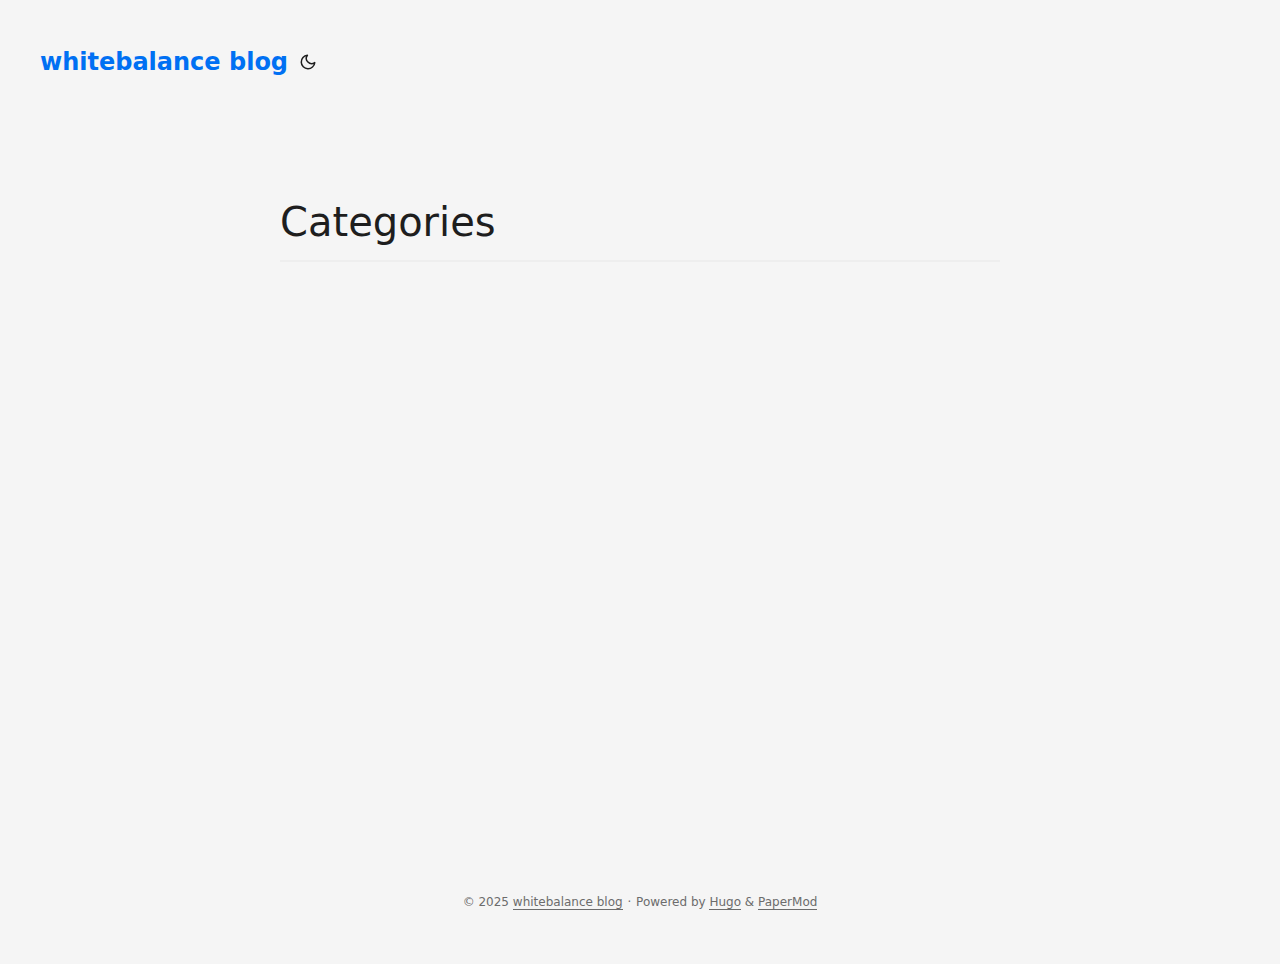
<file: categories/index.html>
<!DOCTYPE html>
<html lang="zh-cn" dir="auto">

<head><meta charset="utf-8">
<meta http-equiv="X-UA-Compatible" content="IE=edge">
<meta name="viewport" content="width=device-width, initial-scale=1, shrink-to-fit=no">
<meta name="robots" content="index, follow">
<title>Categories | whitebalance blog</title>
<meta name="keywords" content="">
<meta name="description" content="">
<meta name="author" content="">
<link rel="canonical" href="https://WhiteBalance2800K.github.io/categories/">
<link crossorigin="anonymous" href="/assets/css/stylesheet.97fd5fa0dd15ae4eed0e60bf621f733c7f5b6e202a2151b39fc8fb2b436c372f.css" integrity="sha256-l/1foN0Vrk7tDmC/Yh9zPH9bbiAqIVGzn8j7K0NsNy8=" rel="preload stylesheet" as="style">
<link rel="icon" href="https://WhiteBalance2800K.github.io/favicon.ico">
<link rel="icon" type="image/png" sizes="16x16" href="https://WhiteBalance2800K.github.io/favicon-16x16.png">
<link rel="icon" type="image/png" sizes="32x32" href="https://WhiteBalance2800K.github.io/favicon-32x32.png">
<link rel="apple-touch-icon" href="https://WhiteBalance2800K.github.io/apple-touch-icon.png">
<link rel="mask-icon" href="https://WhiteBalance2800K.github.io/safari-pinned-tab.svg">
<meta name="theme-color" content="#2e2e33">
<meta name="msapplication-TileColor" content="#2e2e33">
<link rel="alternate" type="application/rss+xml" href="https://WhiteBalance2800K.github.io/categories/index.xml">
<link rel="alternate" hreflang="zh-cn" href="https://WhiteBalance2800K.github.io/categories/">
<noscript>
    <style>
        #theme-toggle,
        .top-link {
            display: none;
        }

    </style>
    <style>
        @media (prefers-color-scheme: dark) {
            :root {
                --theme: rgb(29, 30, 32);
                --entry: rgb(46, 46, 51);
                --primary: rgb(218, 218, 219);
                --secondary: rgb(155, 156, 157);
                --tertiary: rgb(65, 66, 68);
                --content: rgb(196, 196, 197);
                --code-block-bg: rgb(46, 46, 51);
                --code-bg: rgb(55, 56, 62);
                --border: rgb(51, 51, 51);
            }

            .list {
                background: var(--theme);
            }

            .list:not(.dark)::-webkit-scrollbar-track {
                background: 0 0;
            }

            .list:not(.dark)::-webkit-scrollbar-thumb {
                border-color: var(--theme);
            }
        }

    </style>
</noscript><meta property="og:url" content="https://WhiteBalance2800K.github.io/categories/">
  <meta property="og:site_name" content="whitebalance blog">
  <meta property="og:title" content="Categories">
  <meta property="og:locale" content="zh-CN">
  <meta property="og:type" content="website">
<meta name="twitter:card" content="summary">
<meta name="twitter:title" content="Categories">
<meta name="twitter:description" content="">

</head>

<body class="list" id="top">
<script>
    if (localStorage.getItem("pref-theme") === "dark") {
        document.body.classList.add('dark');
    } else if (localStorage.getItem("pref-theme") === "light") {
        document.body.classList.remove('dark')
    } else if (window.matchMedia('(prefers-color-scheme: dark)').matches) {
        document.body.classList.add('dark');
    }

</script>

<header class="header">
    <nav class="nav">
        <div class="logo">
            <a href="https://WhiteBalance2800K.github.io/" accesskey="h" title="whitebalance blog (Alt + H)">whitebalance blog</a>
            <div class="logo-switches">
                <button id="theme-toggle" accesskey="t" title="(Alt + T)" aria-label="Toggle theme">
                    <svg id="moon" xmlns="http://www.w3.org/2000/svg" width="24" height="18" viewBox="0 0 24 24"
                        fill="none" stroke="currentColor" stroke-width="2" stroke-linecap="round"
                        stroke-linejoin="round">
                        <path d="M21 12.79A9 9 0 1 1 11.21 3 7 7 0 0 0 21 12.79z"></path>
                    </svg>
                    <svg id="sun" xmlns="http://www.w3.org/2000/svg" width="24" height="18" viewBox="0 0 24 24"
                        fill="none" stroke="currentColor" stroke-width="2" stroke-linecap="round"
                        stroke-linejoin="round">
                        <circle cx="12" cy="12" r="5"></circle>
                        <line x1="12" y1="1" x2="12" y2="3"></line>
                        <line x1="12" y1="21" x2="12" y2="23"></line>
                        <line x1="4.22" y1="4.22" x2="5.64" y2="5.64"></line>
                        <line x1="18.36" y1="18.36" x2="19.78" y2="19.78"></line>
                        <line x1="1" y1="12" x2="3" y2="12"></line>
                        <line x1="21" y1="12" x2="23" y2="12"></line>
                        <line x1="4.22" y1="19.78" x2="5.64" y2="18.36"></line>
                        <line x1="18.36" y1="5.64" x2="19.78" y2="4.22"></line>
                    </svg>
                </button>
            </div>
        </div>
        <ul id="menu">
        </ul>
    </nav>
</header>
<main class="main">
<header class="page-header">
    <h1>Categories</h1>
</header>

<ul class="terms-tags">
</ul>
    </main>
    
<footer class="footer">
        <span>&copy; 2025 <a href="https://WhiteBalance2800K.github.io/">whitebalance blog</a></span> · 

    <span>
        Powered by
        <a href="https://gohugo.io/" rel="noopener noreferrer" target="_blank">Hugo</a> &
        <a href="https://github.com/adityatelange/hugo-PaperMod/" rel="noopener" target="_blank">PaperMod</a>
    </span>
</footer>
<a href="#top" aria-label="go to top" title="Go to Top (Alt + G)" class="top-link" id="top-link" accesskey="g">
    <svg xmlns="http://www.w3.org/2000/svg" viewBox="0 0 12 6" fill="currentColor">
        <path d="M12 6H0l6-6z" />
    </svg>
</a>

<script>
    let menu = document.getElementById('menu')
    if (menu) {
        menu.scrollLeft = localStorage.getItem("menu-scroll-position");
        menu.onscroll = function () {
            localStorage.setItem("menu-scroll-position", menu.scrollLeft);
        }
    }

    document.querySelectorAll('a[href^="#"]').forEach(anchor => {
        anchor.addEventListener("click", function (e) {
            e.preventDefault();
            var id = this.getAttribute("href").substr(1);
            if (!window.matchMedia('(prefers-reduced-motion: reduce)').matches) {
                document.querySelector(`[id='${decodeURIComponent(id)}']`).scrollIntoView({
                    behavior: "smooth"
                });
            } else {
                document.querySelector(`[id='${decodeURIComponent(id)}']`).scrollIntoView();
            }
            if (id === "top") {
                history.replaceState(null, null, " ");
            } else {
                history.pushState(null, null, `#${id}`);
            }
        });
    });

</script>
<script>
    var mybutton = document.getElementById("top-link");
    window.onscroll = function () {
        if (document.body.scrollTop > 800 || document.documentElement.scrollTop > 800) {
            mybutton.style.visibility = "visible";
            mybutton.style.opacity = "1";
        } else {
            mybutton.style.visibility = "hidden";
            mybutton.style.opacity = "0";
        }
    };

</script>
<script>
    document.getElementById("theme-toggle").addEventListener("click", () => {
        if (document.body.className.includes("dark")) {
            document.body.classList.remove('dark');
            localStorage.setItem("pref-theme", 'light');
        } else {
            document.body.classList.add('dark');
            localStorage.setItem("pref-theme", 'dark');
        }
    })

</script>
</body>

</html>
</file>
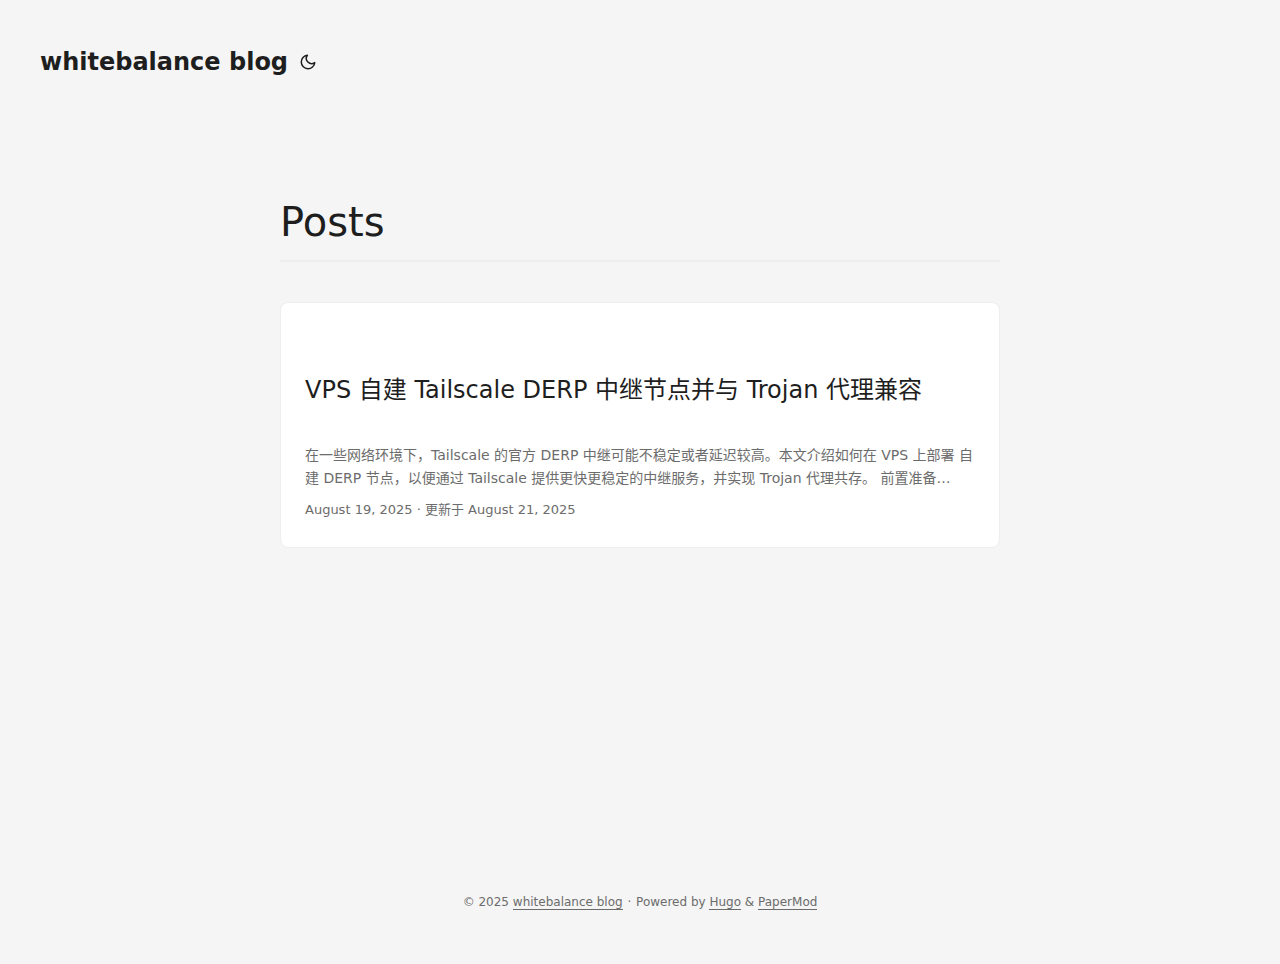
<file: post/index.html>
<!DOCTYPE html>
<html lang="zh-cn" dir="auto">

<head><meta charset="utf-8">
<meta http-equiv="X-UA-Compatible" content="IE=edge">
<meta name="viewport" content="width=device-width, initial-scale=1, shrink-to-fit=no">
<meta name="robots" content="index, follow">
<title>Posts | whitebalance blog</title>
<meta name="keywords" content="">
<meta name="description" content="Posts - whitebalance blog">
<meta name="author" content="">
<link rel="canonical" href="https://WhiteBalance2800K.github.io/post/">
<link crossorigin="anonymous" href="/assets/css/stylesheet.d261a4fc17f2c87bad66d6e797886fb34c8482ee42039ef7d708ac2713bef7c4.css" integrity="sha256-0mGk/BfyyHutZtbnl4hvs0yEgu5CA5731wisJxO&#43;98Q=" rel="preload stylesheet" as="style">
<link rel="icon" href="https://WhiteBalance2800K.github.io/favicon.ico">
<link rel="icon" type="image/png" sizes="16x16" href="https://WhiteBalance2800K.github.io/favicon-16x16.png">
<link rel="icon" type="image/png" sizes="32x32" href="https://WhiteBalance2800K.github.io/favicon-32x32.png">
<link rel="apple-touch-icon" href="https://WhiteBalance2800K.github.io/apple-touch-icon.png">
<link rel="mask-icon" href="https://WhiteBalance2800K.github.io/safari-pinned-tab.svg">
<meta name="theme-color" content="#2e2e33">
<meta name="msapplication-TileColor" content="#2e2e33">
<link rel="alternate" type="application/rss+xml" href="https://WhiteBalance2800K.github.io/post/index.xml">
<link rel="alternate" hreflang="zh-cn" href="https://WhiteBalance2800K.github.io/post/">
<noscript>
    <style>
        #theme-toggle,
        .top-link {
            display: none;
        }

    </style>
    <style>
        @media (prefers-color-scheme: dark) {
            :root {
                --theme: rgb(29, 30, 32);
                --entry: rgb(46, 46, 51);
                --primary: rgb(218, 218, 219);
                --secondary: rgb(155, 156, 157);
                --tertiary: rgb(65, 66, 68);
                --content: rgb(196, 196, 197);
                --code-block-bg: rgb(46, 46, 51);
                --code-bg: rgb(55, 56, 62);
                --border: rgb(51, 51, 51);
            }

            .list {
                background: var(--theme);
            }

            .list:not(.dark)::-webkit-scrollbar-track {
                background: 0 0;
            }

            .list:not(.dark)::-webkit-scrollbar-thumb {
                border-color: var(--theme);
            }
        }

    </style>
</noscript><meta property="og:url" content="https://WhiteBalance2800K.github.io/post/">
  <meta property="og:site_name" content="whitebalance blog">
  <meta property="og:title" content="Posts">
  <meta property="og:locale" content="zh-CN">
  <meta property="og:type" content="website">
<meta name="twitter:card" content="summary">
<meta name="twitter:title" content="Posts">
<meta name="twitter:description" content="">


<script type="application/ld+json">
{
  "@context": "https://schema.org",
  "@type": "BreadcrumbList",
  "itemListElement": [
    {
      "@type": "ListItem",
      "position":  1 ,
      "name": "Posts",
      "item": "https://WhiteBalance2800K.github.io/post/"
    }
  ]
}
</script>
</head>

<body class="list" id="top">
<script>
    if (localStorage.getItem("pref-theme") === "dark") {
        document.body.classList.add('dark');
    } else if (localStorage.getItem("pref-theme") === "light") {
        document.body.classList.remove('dark')
    } else if (window.matchMedia('(prefers-color-scheme: dark)').matches) {
        document.body.classList.add('dark');
    }

</script>

<header class="header">
    <nav class="nav">
        <div class="logo">
            <a href="https://WhiteBalance2800K.github.io/" accesskey="h" title="whitebalance blog (Alt + H)">whitebalance blog</a>
            <div class="logo-switches">
                <button id="theme-toggle" accesskey="t" title="(Alt + T)" aria-label="Toggle theme">
                    <svg id="moon" xmlns="http://www.w3.org/2000/svg" width="24" height="18" viewBox="0 0 24 24"
                        fill="none" stroke="currentColor" stroke-width="2" stroke-linecap="round"
                        stroke-linejoin="round">
                        <path d="M21 12.79A9 9 0 1 1 11.21 3 7 7 0 0 0 21 12.79z"></path>
                    </svg>
                    <svg id="sun" xmlns="http://www.w3.org/2000/svg" width="24" height="18" viewBox="0 0 24 24"
                        fill="none" stroke="currentColor" stroke-width="2" stroke-linecap="round"
                        stroke-linejoin="round">
                        <circle cx="12" cy="12" r="5"></circle>
                        <line x1="12" y1="1" x2="12" y2="3"></line>
                        <line x1="12" y1="21" x2="12" y2="23"></line>
                        <line x1="4.22" y1="4.22" x2="5.64" y2="5.64"></line>
                        <line x1="18.36" y1="18.36" x2="19.78" y2="19.78"></line>
                        <line x1="1" y1="12" x2="3" y2="12"></line>
                        <line x1="21" y1="12" x2="23" y2="12"></line>
                        <line x1="4.22" y1="19.78" x2="5.64" y2="18.36"></line>
                        <line x1="18.36" y1="5.64" x2="19.78" y2="4.22"></line>
                    </svg>
                </button>
            </div>
        </div>
        <ul id="menu">
        </ul>
    </nav>
</header>
<main class="main"> 
<header class="page-header">
  <h1>
    Posts
  </h1>
</header>

<article class="post-entry"> 
  <header class="entry-header">
    <h2 class="entry-hint-parent">VPS 自建 Tailscale DERP 中继节点并与 Trojan 代理兼容
    </h2>
  </header>
  <div class="entry-content">
    <p>在一些网络环境下，Tailscale 的官方 DERP 中继可能不稳定或者延迟较高。本文介绍如何在 VPS 上部署 自建 DERP 节点，以便通过 Tailscale 提供更快更稳定的中继服务，并实现 Trojan 代理共存。
前置准备 Tailscale 账户（用于身份认证和管理） 域名（纯 IP DERP 中继无法防止白嫖） Let’s Encrypt / acme.sh 证书（用于 HTTPS） Step 1：在 VPS 上安装 Tailscale 首先，在 VPS 上安装并启动 Tailscale
# 安装 Tailscale curl -fsSL https://tailscale.com/install.sh | sh # 启动并登录 tailscale up Step 2:使用 Docker 安装 Derper 可以选择 docker run 或 docker compose 两种方式部署
方法一：使用默认 Docker docker run \ --name derper \ -e DERP_DOMAIN=123.com \ -e DERP_CERT_MODE=manual \ -e DERP_STUN=true \ -e DERP_VERIFY_CLIENTS=true \ -v /root/.acme.sh/123.com_ecc/:/app/certs \ -v /var/run/tailscale/tailscaled.sock:/var/run/tailscale/tailscaled.sock \ -p 23443:443 \ -p 2380:80 \ -p 3478:3478/udp \ fredliang/derper 参数说明:
...</p>
  </div>
  <footer class="entry-footer"><span title='2025-08-19'>August 19, 2025</span>&nbsp;·&nbsp;<span title='2025-08-21'>更新于 August 21, 2025</span></footer>
  <a class="entry-link" aria-label="post link to VPS 自建 Tailscale DERP 中继节点并与 Trojan 代理兼容" href="https://WhiteBalance2800K.github.io/post/tailscale/"></a>
</article>
    </main>
    
<footer class="footer">
        <span>&copy; 2025 <a href="https://WhiteBalance2800K.github.io/">whitebalance blog</a></span> · 

    <span>
        Powered by
        <a href="https://gohugo.io/" rel="noopener noreferrer" target="_blank">Hugo</a> &
        <a href="https://github.com/adityatelange/hugo-PaperMod/" rel="noopener" target="_blank">PaperMod</a>
    </span>
</footer>
<a href="#top" aria-label="go to top" title="Go to Top (Alt + G)" class="top-link" id="top-link" accesskey="g">
    <svg xmlns="http://www.w3.org/2000/svg" viewBox="0 0 12 6" fill="currentColor">
        <path d="M12 6H0l6-6z" />
    </svg>
</a>

<script>
    let menu = document.getElementById('menu')
    if (menu) {
        menu.scrollLeft = localStorage.getItem("menu-scroll-position");
        menu.onscroll = function () {
            localStorage.setItem("menu-scroll-position", menu.scrollLeft);
        }
    }

    document.querySelectorAll('a[href^="#"]').forEach(anchor => {
        anchor.addEventListener("click", function (e) {
            e.preventDefault();
            var id = this.getAttribute("href").substr(1);
            if (!window.matchMedia('(prefers-reduced-motion: reduce)').matches) {
                document.querySelector(`[id='${decodeURIComponent(id)}']`).scrollIntoView({
                    behavior: "smooth"
                });
            } else {
                document.querySelector(`[id='${decodeURIComponent(id)}']`).scrollIntoView();
            }
            if (id === "top") {
                history.replaceState(null, null, " ");
            } else {
                history.pushState(null, null, `#${id}`);
            }
        });
    });

</script>
<script>
    var mybutton = document.getElementById("top-link");
    window.onscroll = function () {
        if (document.body.scrollTop > 800 || document.documentElement.scrollTop > 800) {
            mybutton.style.visibility = "visible";
            mybutton.style.opacity = "1";
        } else {
            mybutton.style.visibility = "hidden";
            mybutton.style.opacity = "0";
        }
    };

</script>
<script>
    document.getElementById("theme-toggle").addEventListener("click", () => {
        if (document.body.className.includes("dark")) {
            document.body.classList.remove('dark');
            localStorage.setItem("pref-theme", 'light');
        } else {
            document.body.classList.add('dark');
            localStorage.setItem("pref-theme", 'dark');
        }
    })

</script>
</body>

</html>
</file>
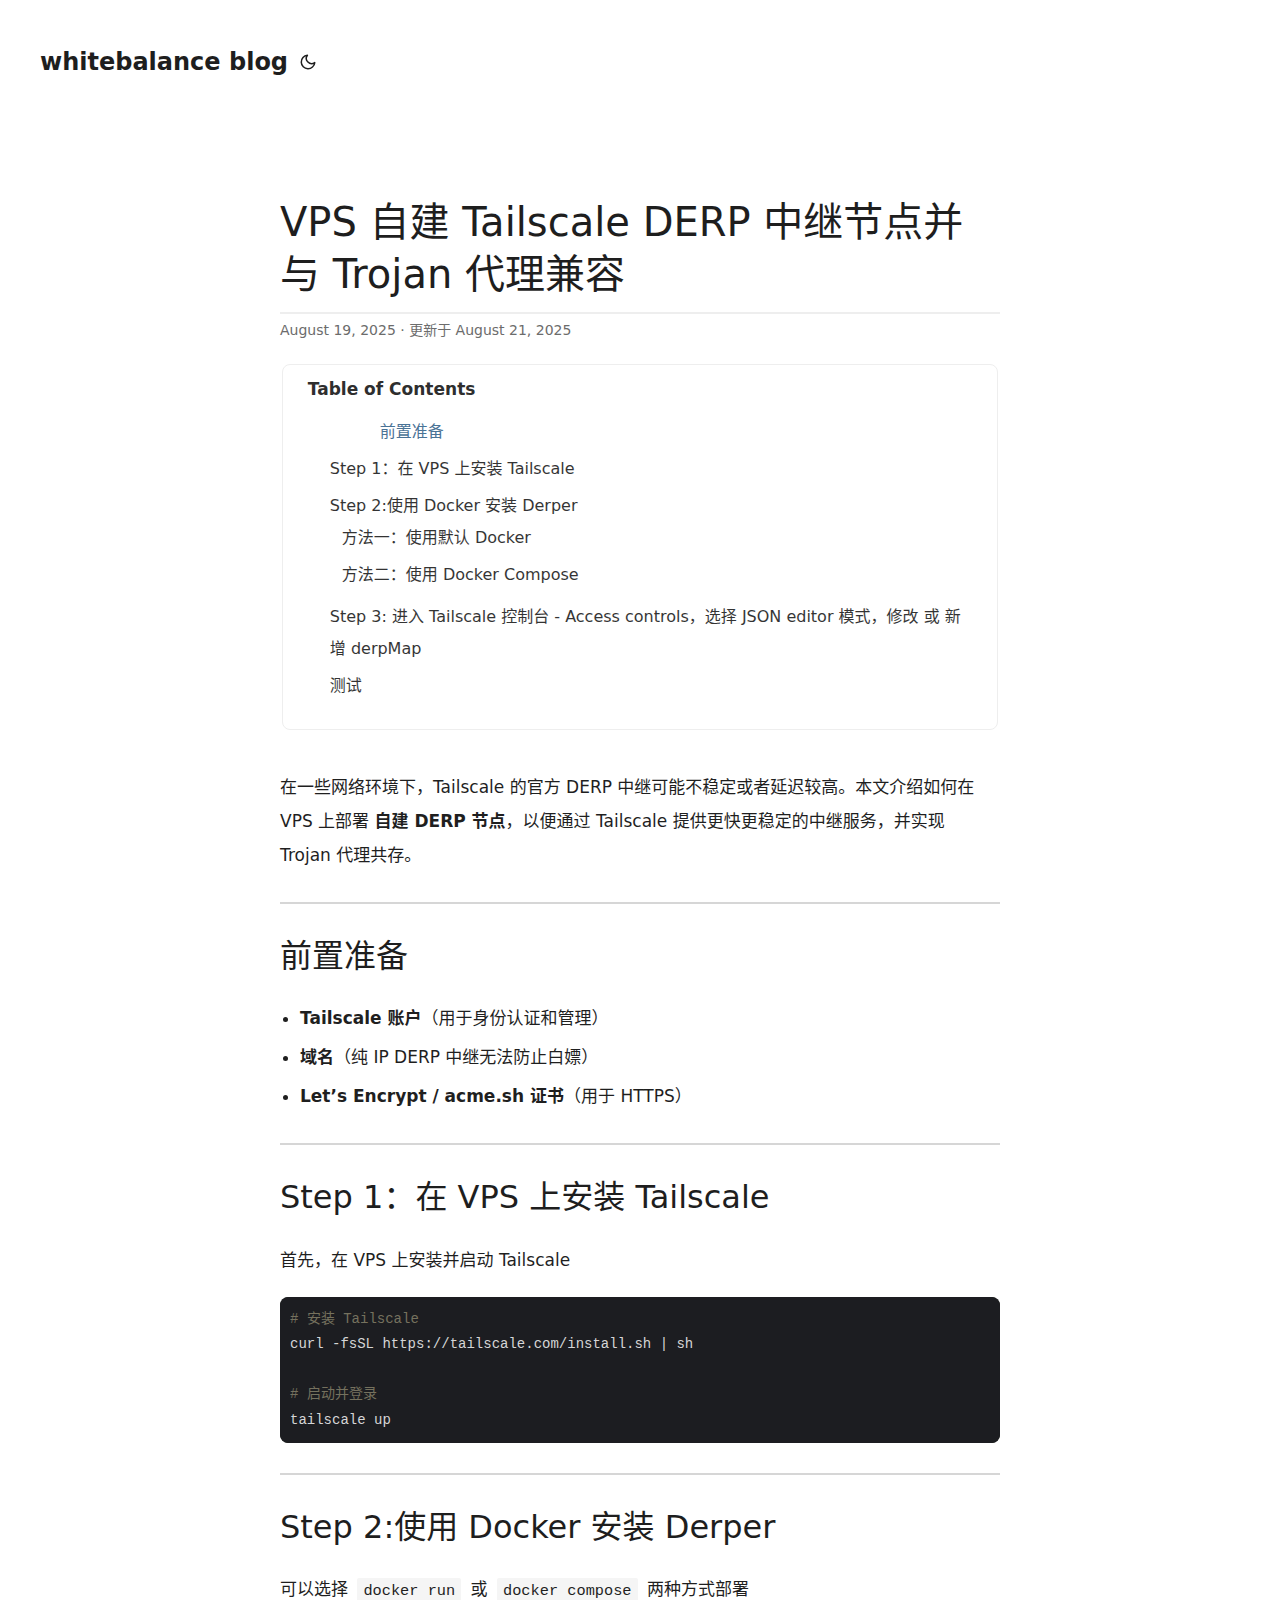
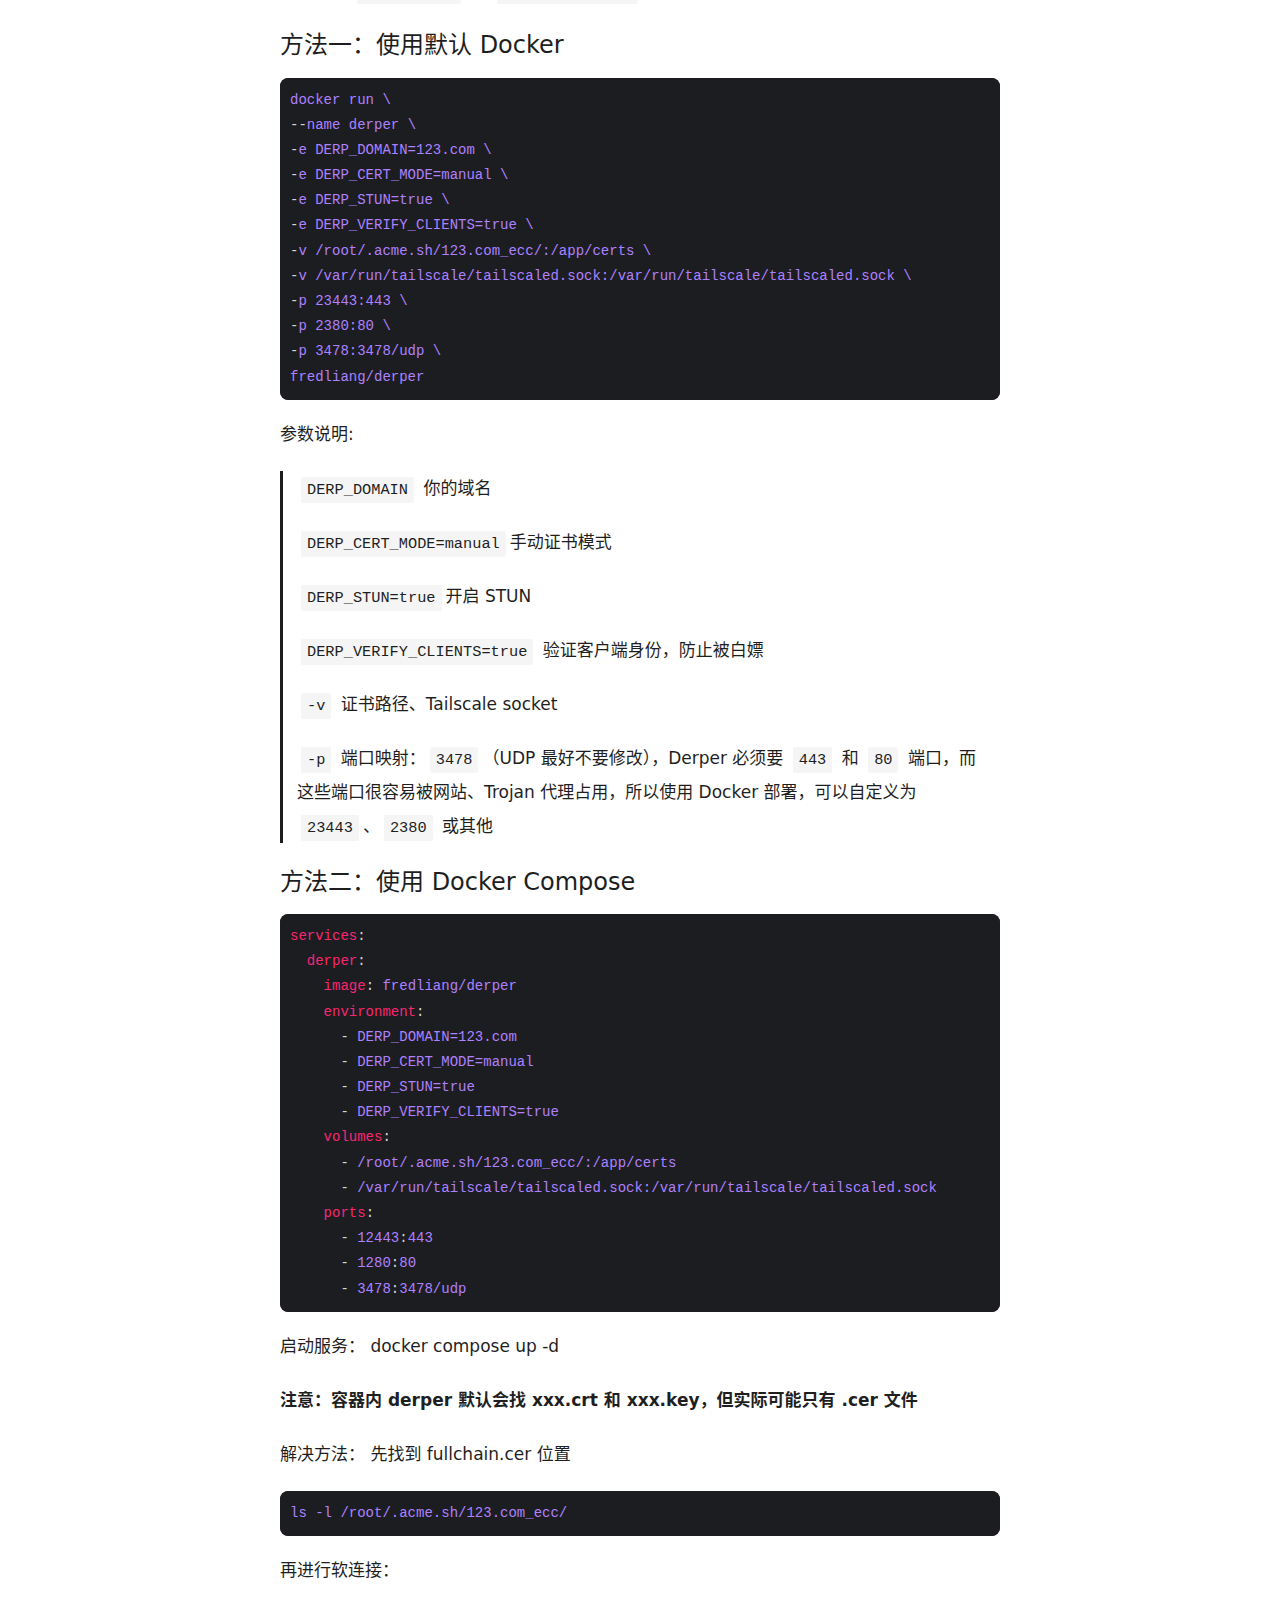
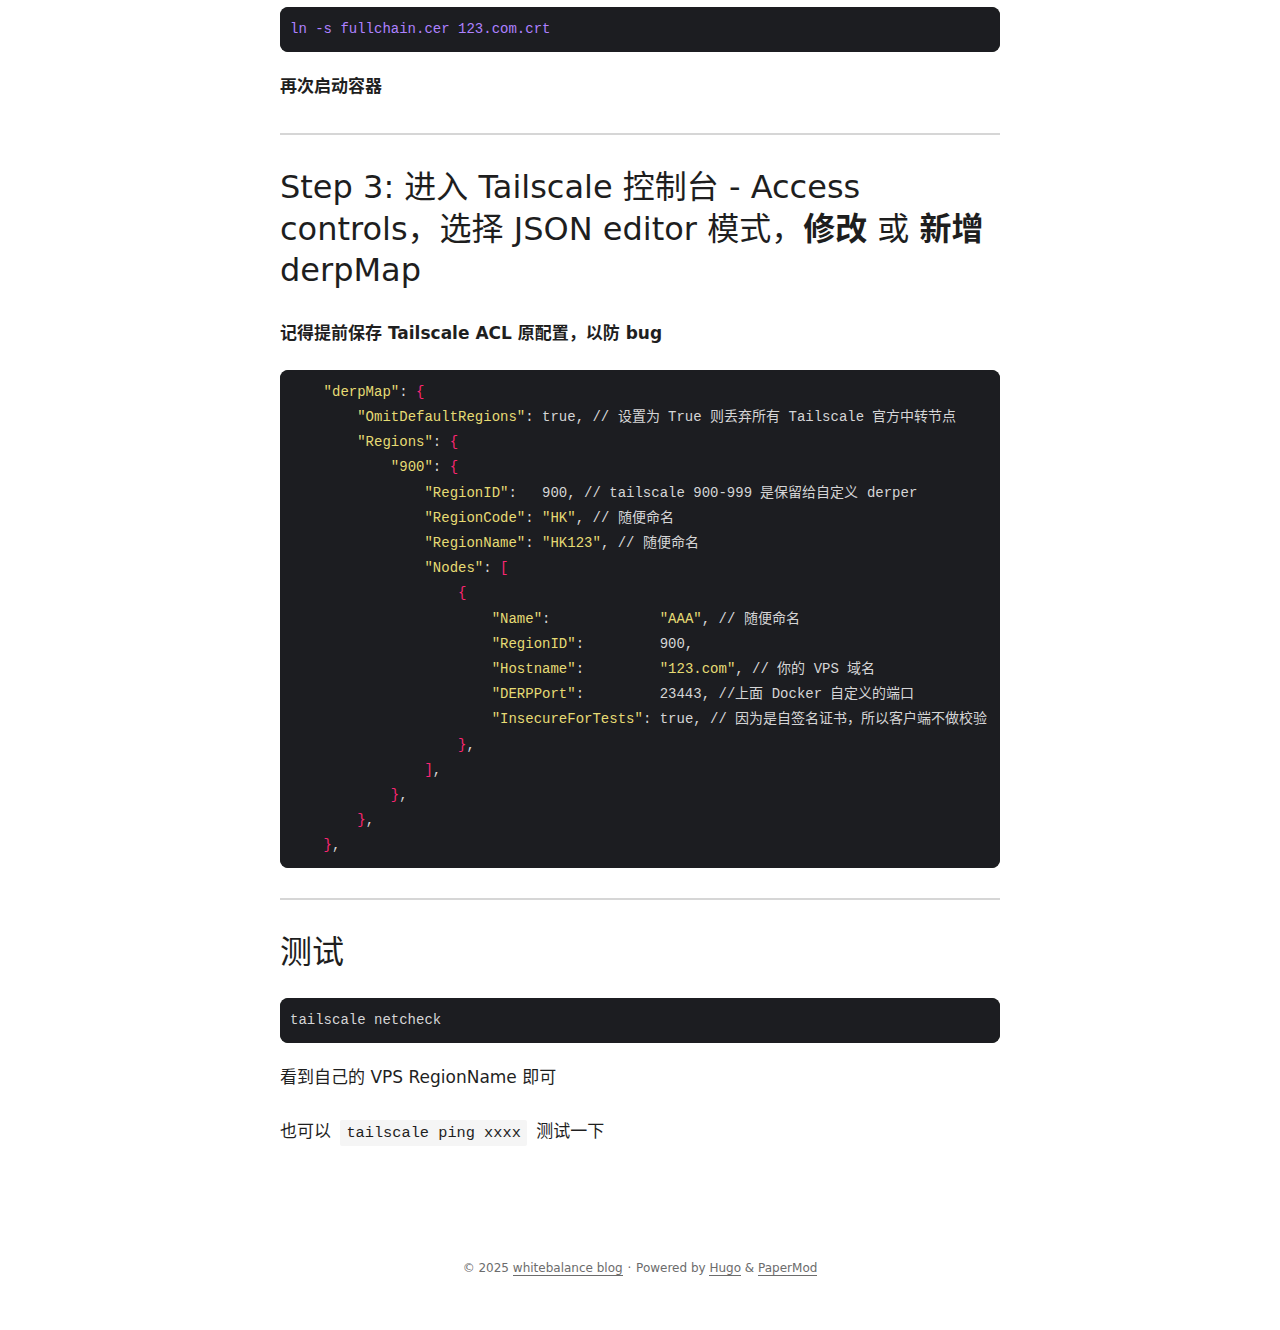
<file: post/tailscale/index.html>
<!DOCTYPE html>
<html lang="zh-cn" dir="auto">

<head><meta charset="utf-8">
<meta http-equiv="X-UA-Compatible" content="IE=edge">
<meta name="viewport" content="width=device-width, initial-scale=1, shrink-to-fit=no">
<meta name="robots" content="index, follow">
<title>VPS 自建 Tailscale DERP 中继节点并与 Trojan 代理兼容 | whitebalance blog</title>
<meta name="keywords" content="">
<meta name="description" content="在一些网络环境下，Tailscale 的官方 DERP 中继可能不稳定或者延迟较高。本文介绍如何在 VPS 上部署 自建 DERP 节点，以便通过 Tailscale 提供更快更稳定的中继服务，并实现 Trojan 代理共存。

前置准备

Tailscale 账户（用于身份认证和管理）
域名（纯 IP DERP 中继无法防止白嫖）
Let&rsquo;s Encrypt / acme.sh 证书（用于 HTTPS）


Step 1：在 VPS 上安装 Tailscale
首先，在 VPS 上安装并启动 Tailscale
# 安装 Tailscale
curl -fsSL https://tailscale.com/install.sh | sh

# 启动并登录
tailscale up

Step 2:使用 Docker 安装 Derper
可以选择  docker run 或 docker compose 两种方式部署
方法一：使用默认 Docker
docker run \
--name derper \
-e DERP_DOMAIN=123.com \
-e DERP_CERT_MODE=manual \
-e DERP_STUN=true \
-e DERP_VERIFY_CLIENTS=true \
-v /root/.acme.sh/123.com_ecc/:/app/certs \
-v /var/run/tailscale/tailscaled.sock:/var/run/tailscale/tailscaled.sock \
-p 23443:443 \
-p 2380:80 \
-p 3478:3478/udp \
fredliang/derper
参数说明:">
<meta name="author" content="">
<link rel="canonical" href="https://WhiteBalance2800K.github.io/post/tailscale/">
<link crossorigin="anonymous" href="/assets/css/stylesheet.d261a4fc17f2c87bad66d6e797886fb34c8482ee42039ef7d708ac2713bef7c4.css" integrity="sha256-0mGk/BfyyHutZtbnl4hvs0yEgu5CA5731wisJxO&#43;98Q=" rel="preload stylesheet" as="style">
<link rel="icon" href="https://WhiteBalance2800K.github.io/favicon.ico">
<link rel="icon" type="image/png" sizes="16x16" href="https://WhiteBalance2800K.github.io/favicon-16x16.png">
<link rel="icon" type="image/png" sizes="32x32" href="https://WhiteBalance2800K.github.io/favicon-32x32.png">
<link rel="apple-touch-icon" href="https://WhiteBalance2800K.github.io/apple-touch-icon.png">
<link rel="mask-icon" href="https://WhiteBalance2800K.github.io/safari-pinned-tab.svg">
<meta name="theme-color" content="#2e2e33">
<meta name="msapplication-TileColor" content="#2e2e33">
<link rel="alternate" hreflang="zh-cn" href="https://WhiteBalance2800K.github.io/post/tailscale/">
<noscript>
    <style>
        #theme-toggle,
        .top-link {
            display: none;
        }

    </style>
    <style>
        @media (prefers-color-scheme: dark) {
            :root {
                --theme: rgb(29, 30, 32);
                --entry: rgb(46, 46, 51);
                --primary: rgb(218, 218, 219);
                --secondary: rgb(155, 156, 157);
                --tertiary: rgb(65, 66, 68);
                --content: rgb(196, 196, 197);
                --code-block-bg: rgb(46, 46, 51);
                --code-bg: rgb(55, 56, 62);
                --border: rgb(51, 51, 51);
            }

            .list {
                background: var(--theme);
            }

            .list:not(.dark)::-webkit-scrollbar-track {
                background: 0 0;
            }

            .list:not(.dark)::-webkit-scrollbar-thumb {
                border-color: var(--theme);
            }
        }

    </style>
</noscript><meta property="og:url" content="https://WhiteBalance2800K.github.io/post/tailscale/">
  <meta property="og:site_name" content="whitebalance blog">
  <meta property="og:title" content="VPS 自建 Tailscale DERP 中继节点并与 Trojan 代理兼容">
  <meta property="og:description" content="在一些网络环境下，Tailscale 的官方 DERP 中继可能不稳定或者延迟较高。本文介绍如何在 VPS 上部署 自建 DERP 节点，以便通过 Tailscale 提供更快更稳定的中继服务，并实现 Trojan 代理共存。
前置准备 Tailscale 账户（用于身份认证和管理） 域名（纯 IP DERP 中继无法防止白嫖） Let’s Encrypt / acme.sh 证书（用于 HTTPS） Step 1：在 VPS 上安装 Tailscale 首先，在 VPS 上安装并启动 Tailscale
# 安装 Tailscale curl -fsSL https://tailscale.com/install.sh | sh # 启动并登录 tailscale up Step 2:使用 Docker 安装 Derper 可以选择 docker run 或 docker compose 两种方式部署
方法一：使用默认 Docker docker run \ --name derper \ -e DERP_DOMAIN=123.com \ -e DERP_CERT_MODE=manual \ -e DERP_STUN=true \ -e DERP_VERIFY_CLIENTS=true \ -v /root/.acme.sh/123.com_ecc/:/app/certs \ -v /var/run/tailscale/tailscaled.sock:/var/run/tailscale/tailscaled.sock \ -p 23443:443 \ -p 2380:80 \ -p 3478:3478/udp \ fredliang/derper 参数说明:">
  <meta property="og:locale" content="zh-CN">
  <meta property="og:type" content="article">
    <meta property="article:section" content="post">
    <meta property="article:published_time" content="2025-08-19T10:11:04+08:00">
    <meta property="article:modified_time" content="2025-08-21T10:11:04+08:00">
<meta name="twitter:card" content="summary">
<meta name="twitter:title" content="VPS 自建 Tailscale DERP 中继节点并与 Trojan 代理兼容">
<meta name="twitter:description" content="在一些网络环境下，Tailscale 的官方 DERP 中继可能不稳定或者延迟较高。本文介绍如何在 VPS 上部署 自建 DERP 节点，以便通过 Tailscale 提供更快更稳定的中继服务，并实现 Trojan 代理共存。

前置准备

Tailscale 账户（用于身份认证和管理）
域名（纯 IP DERP 中继无法防止白嫖）
Let&rsquo;s Encrypt / acme.sh 证书（用于 HTTPS）


Step 1：在 VPS 上安装 Tailscale
首先，在 VPS 上安装并启动 Tailscale
# 安装 Tailscale
curl -fsSL https://tailscale.com/install.sh | sh

# 启动并登录
tailscale up

Step 2:使用 Docker 安装 Derper
可以选择  docker run 或 docker compose 两种方式部署
方法一：使用默认 Docker
docker run \
--name derper \
-e DERP_DOMAIN=123.com \
-e DERP_CERT_MODE=manual \
-e DERP_STUN=true \
-e DERP_VERIFY_CLIENTS=true \
-v /root/.acme.sh/123.com_ecc/:/app/certs \
-v /var/run/tailscale/tailscaled.sock:/var/run/tailscale/tailscaled.sock \
-p 23443:443 \
-p 2380:80 \
-p 3478:3478/udp \
fredliang/derper
参数说明:">


<script type="application/ld+json">
{
  "@context": "https://schema.org",
  "@type": "BreadcrumbList",
  "itemListElement": [
    {
      "@type": "ListItem",
      "position":  1 ,
      "name": "Posts",
      "item": "https://WhiteBalance2800K.github.io/post/"
    }, 
    {
      "@type": "ListItem",
      "position":  2 ,
      "name": "VPS 自建 Tailscale DERP 中继节点并与 Trojan 代理兼容",
      "item": "https://WhiteBalance2800K.github.io/post/tailscale/"
    }
  ]
}
</script>
<script type="application/ld+json">
{
  "@context": "https://schema.org",
  "@type": "BlogPosting",
  "headline": "VPS 自建 Tailscale DERP 中继节点并与 Trojan 代理兼容",
  "name": "VPS 自建 Tailscale DERP 中继节点并与 Trojan 代理兼容",
  "description": "在一些网络环境下，Tailscale 的官方 DERP 中继可能不稳定或者延迟较高。本文介绍如何在 VPS 上部署 自建 DERP 节点，以便通过 Tailscale 提供更快更稳定的中继服务，并实现 Trojan 代理共存。\n前置准备 Tailscale 账户（用于身份认证和管理） 域名（纯 IP DERP 中继无法防止白嫖） Let\u0026rsquo;s Encrypt / acme.sh 证书（用于 HTTPS） Step 1：在 VPS 上安装 Tailscale 首先，在 VPS 上安装并启动 Tailscale\n# 安装 Tailscale curl -fsSL https://tailscale.com/install.sh | sh # 启动并登录 tailscale up Step 2:使用 Docker 安装 Derper 可以选择 docker run 或 docker compose 两种方式部署\n方法一：使用默认 Docker docker run \\ --name derper \\ -e DERP_DOMAIN=123.com \\ -e DERP_CERT_MODE=manual \\ -e DERP_STUN=true \\ -e DERP_VERIFY_CLIENTS=true \\ -v /root/.acme.sh/123.com_ecc/:/app/certs \\ -v /var/run/tailscale/tailscaled.sock:/var/run/tailscale/tailscaled.sock \\ -p 23443:443 \\ -p 2380:80 \\ -p 3478:3478/udp \\ fredliang/derper 参数说明:\n",
  "keywords": [
    
  ],
  "articleBody": "在一些网络环境下，Tailscale 的官方 DERP 中继可能不稳定或者延迟较高。本文介绍如何在 VPS 上部署 自建 DERP 节点，以便通过 Tailscale 提供更快更稳定的中继服务，并实现 Trojan 代理共存。\n前置准备 Tailscale 账户（用于身份认证和管理） 域名（纯 IP DERP 中继无法防止白嫖） Let’s Encrypt / acme.sh 证书（用于 HTTPS） Step 1：在 VPS 上安装 Tailscale 首先，在 VPS 上安装并启动 Tailscale\n# 安装 Tailscale curl -fsSL https://tailscale.com/install.sh | sh # 启动并登录 tailscale up Step 2:使用 Docker 安装 Derper 可以选择 docker run 或 docker compose 两种方式部署\n方法一：使用默认 Docker docker run \\ --name derper \\ -e DERP_DOMAIN=123.com \\ -e DERP_CERT_MODE=manual \\ -e DERP_STUN=true \\ -e DERP_VERIFY_CLIENTS=true \\ -v /root/.acme.sh/123.com_ecc/:/app/certs \\ -v /var/run/tailscale/tailscaled.sock:/var/run/tailscale/tailscaled.sock \\ -p 23443:443 \\ -p 2380:80 \\ -p 3478:3478/udp \\ fredliang/derper 参数说明:\nDERP_DOMAIN 你的域名\nDERP_CERT_MODE=manual手动证书模式\nDERP_STUN=true开启 STUN\nDERP_VERIFY_CLIENTS=true 验证客户端身份，防止被白嫖\n-v 证书路径、Tailscale socket\n-p 端口映射：3478（UDP 最好不要修改），Derper 必须要 443 和 80 端口，而这些端口很容易被网站、Trojan 代理占用，所以使用 Docker 部署，可以自定义为 23443、2380 或其他\n方法二：使用 Docker Compose services: derper: image: fredliang/derper environment: - DERP_DOMAIN=123.com - DERP_CERT_MODE=manual - DERP_STUN=true - DERP_VERIFY_CLIENTS=true volumes: - /root/.acme.sh/123.com_ecc/:/app/certs - /var/run/tailscale/tailscaled.sock:/var/run/tailscale/tailscaled.sock ports: - 12443:443 - 1280:80 - 3478:3478/udp 启动服务： docker compose up -d\n注意：容器内 derper 默认会找 xxx.crt 和 xxx.key，但实际可能只有 .cer 文件\n解决方法： 先找到 fullchain.cer 位置\nls -l /root/.acme.sh/123.com_ecc/ 再进行软连接：\nln -s fullchain.cer 123.com.crt 再次启动容器\nStep 3: 进入 Tailscale 控制台 - Access controls，选择 JSON editor 模式，修改 或 新增 derpMap 记得提前保存 Tailscale ACL 原配置，以防 bug\n\"derpMap\": { \"OmitDefaultRegions\": true, // 设置为 True 则丢弃所有 Tailscale 官方中转节点 \"Regions\": { \"900\": { \"RegionID\": 900, // tailscale 900-999 是保留给自定义 derper \"RegionCode\": \"HK\", // 随便命名 \"RegionName\": \"HK123\", // 随便命名 \"Nodes\": [ { \"Name\": \"AAA\", // 随便命名 \"RegionID\": 900, \"Hostname\": \"123.com\", // 你的 VPS 域名 \"DERPPort\": 23443, //上面 Docker 自定义的端口 \"InsecureForTests\": true, // 因为是自签名证书，所以客户端不做校验 }, ], }, }, }, 测试 tailscale netcheck 看到自己的 VPS RegionName 即可\n也可以 tailscale ping xxxx 测试一下\n",
  "wordCount" : "262",
  "inLanguage": "zh-cn",
  "datePublished": "2025-08-19T10:11:04+08:00",
  "dateModified": "2025-08-21T10:11:04+08:00",
  "mainEntityOfPage": {
    "@type": "WebPage",
    "@id": "https://WhiteBalance2800K.github.io/post/tailscale/"
  },
  "publisher": {
    "@type": "Organization",
    "name": "whitebalance blog",
    "logo": {
      "@type": "ImageObject",
      "url": "https://WhiteBalance2800K.github.io/favicon.ico"
    }
  }
}
</script>
</head>

<body class="" id="top">
<script>
    if (localStorage.getItem("pref-theme") === "dark") {
        document.body.classList.add('dark');
    } else if (localStorage.getItem("pref-theme") === "light") {
        document.body.classList.remove('dark')
    } else if (window.matchMedia('(prefers-color-scheme: dark)').matches) {
        document.body.classList.add('dark');
    }

</script>

<header class="header">
    <nav class="nav">
        <div class="logo">
            <a href="https://WhiteBalance2800K.github.io/" accesskey="h" title="whitebalance blog (Alt + H)">whitebalance blog</a>
            <div class="logo-switches">
                <button id="theme-toggle" accesskey="t" title="(Alt + T)" aria-label="Toggle theme">
                    <svg id="moon" xmlns="http://www.w3.org/2000/svg" width="24" height="18" viewBox="0 0 24 24"
                        fill="none" stroke="currentColor" stroke-width="2" stroke-linecap="round"
                        stroke-linejoin="round">
                        <path d="M21 12.79A9 9 0 1 1 11.21 3 7 7 0 0 0 21 12.79z"></path>
                    </svg>
                    <svg id="sun" xmlns="http://www.w3.org/2000/svg" width="24" height="18" viewBox="0 0 24 24"
                        fill="none" stroke="currentColor" stroke-width="2" stroke-linecap="round"
                        stroke-linejoin="round">
                        <circle cx="12" cy="12" r="5"></circle>
                        <line x1="12" y1="1" x2="12" y2="3"></line>
                        <line x1="12" y1="21" x2="12" y2="23"></line>
                        <line x1="4.22" y1="4.22" x2="5.64" y2="5.64"></line>
                        <line x1="18.36" y1="18.36" x2="19.78" y2="19.78"></line>
                        <line x1="1" y1="12" x2="3" y2="12"></line>
                        <line x1="21" y1="12" x2="23" y2="12"></line>
                        <line x1="4.22" y1="19.78" x2="5.64" y2="18.36"></line>
                        <line x1="18.36" y1="5.64" x2="19.78" y2="4.22"></line>
                    </svg>
                </button>
            </div>
        </div>
        <ul id="menu">
        </ul>
    </nav>
</header>
<main class="main">

<article class="post">
  <header class="post-header">
    
    <h1 class="post-title entry-hint-parent">
      VPS 自建 Tailscale DERP 中继节点并与 Trojan 代理兼容
    </h1>
    <div class="post-meta"><span title='2025-08-19'>August 19, 2025</span>&nbsp;·&nbsp;<span title='2025-08-21'>更新于 August 21, 2025</span>

</div>
  </header> <aside id="toc-container" class="toc-container wide">
        <div class="toc">
            <details  open>
                <summary accesskey="c" title="(Alt + C)">
                    <span class="details">Table of Contents</span>
                </summary>

                <div class="inner"><ul>
                        <li>
                            <a href="#%e5%89%8d%e7%bd%ae%e5%87%86%e5%a4%87" aria-label="前置准备">前置准备</a></li>
                        <li>
                            <a href="#step-1%e5%9c%a8-vps-%e4%b8%8a%e5%ae%89%e8%a3%85-tailscale" aria-label="Step 1：在 VPS 上安装 Tailscale">Step 1：在 VPS 上安装 Tailscale</a></li>
                        <li>
                            <a href="#step-2%e4%bd%bf%e7%94%a8-docker-%e5%ae%89%e8%a3%85-derper" aria-label="Step 2:使用 Docker 安装 Derper">Step 2:使用 Docker 安装 Derper</a><ul>
                                    
                        <li>
                            <a href="#%e6%96%b9%e6%b3%95%e4%b8%80%e4%bd%bf%e7%94%a8%e9%bb%98%e8%ae%a4-docker" aria-label="方法一：使用默认 Docker">方法一：使用默认 Docker</a></li>
                        <li>
                            <a href="#%e6%96%b9%e6%b3%95%e4%ba%8c%e4%bd%bf%e7%94%a8-docker-compose" aria-label="方法二：使用 Docker Compose">方法二：使用 Docker Compose</a></li></ul>
                        </li>
                        <li>
                            <a href="#step-3-%e8%bf%9b%e5%85%a5-tailscale-%e6%8e%a7%e5%88%b6%e5%8f%b0---access-controls%e9%80%89%e6%8b%a9-json-editor-%e6%a8%a1%e5%bc%8f%e4%bf%ae%e6%94%b9-%e6%88%96-%e6%96%b0%e5%a2%9e-derpmap" aria-label="Step 3: 进入 Tailscale 控制台 - Access controls，选择 JSON editor 模式，修改 或 新增 derpMap">Step 3: 进入 Tailscale 控制台 - Access controls，选择 JSON editor 模式，修改 或 新增 derpMap</a></li>
                        <li>
                            <a href="#%e6%b5%8b%e8%af%95" aria-label="测试">测试</a>
                        </li>
                    </ul>
                </div>
            </details>
        </div>
    </aside>
    <script>
        let activeElement;
        let elements;
        window.addEventListener('DOMContentLoaded', function (event) {
            checkTocPosition();

            elements = document.querySelectorAll('h1[id],h2[id],h3[id],h4[id],h5[id],h6[id]');
            
            activeElement = elements[0];
            const id = encodeURI(activeElement.getAttribute('id')).toLowerCase();
            document.querySelector(`.inner ul li a[href="#${id}"]`).classList.add('active');
        }, false);

        window.addEventListener('resize', function (event) {
            checkTocPosition();
        }, false);

        window.addEventListener('scroll', () => {
            
            activeElement = Array.from(elements).find((element) => {
                if ((getOffsetTop(element) - window.pageYOffset) > 0 &&
                    (getOffsetTop(element) - window.pageYOffset) < window.innerHeight / 2) {
                    return element;
                }
            }) || activeElement

            elements.forEach(element => {
                const id = encodeURI(element.getAttribute('id')).toLowerCase();
                if (element === activeElement) {
                    document.querySelector(`.inner ul li a[href="#${id}"]`).classList.add('active');
                } else {
                    document.querySelector(`.inner ul li a[href="#${id}"]`).classList.remove('active');
                }
            })
        }, false);

        const main = parseInt(getComputedStyle(document.body).getPropertyValue('--article-width'), 10);
        const toc = parseInt(getComputedStyle(document.body).getPropertyValue('--toc-width'), 10);
        const gap = parseInt(getComputedStyle(document.body).getPropertyValue('--gap'), 10);

        function checkTocPosition() {
            const width = document.body.scrollWidth;

            if (width - main - (toc * 2) - (gap * 4) > 0) {
                document.getElementById("toc-container").classList.add("wide");
            } else {
                document.getElementById("toc-container").classList.remove("wide");
            }
        }

        function getOffsetTop(element) {
            if (!element.getClientRects().length) {
                return 0;
            }
            let rect = element.getBoundingClientRect();
            let win = element.ownerDocument.defaultView;
            return rect.top + win.pageYOffset;
        }
    </script>
  <div class="post-content"><p>在一些网络环境下，Tailscale 的官方 DERP 中继可能不稳定或者延迟较高。本文介绍如何在 VPS 上部署 <strong>自建 DERP 节点</strong>，以便通过 Tailscale 提供更快更稳定的中继服务，并实现 Trojan 代理共存。</p>
<hr>
<h2 id="前置准备">前置准备<a hidden class="anchor" aria-hidden="true" href="#前置准备">#</a></h2>
<ul>
<li><strong>Tailscale 账户</strong>（用于身份认证和管理）</li>
<li><strong>域名</strong>（纯 IP DERP 中继无法防止白嫖）</li>
<li><strong>Let&rsquo;s Encrypt / acme.sh 证书</strong>（用于 HTTPS）</li>
</ul>
<hr>
<h2 id="step-1在-vps-上安装-tailscale">Step 1：在 VPS 上安装 Tailscale<a hidden class="anchor" aria-hidden="true" href="#step-1在-vps-上安装-tailscale">#</a></h2>
<p>首先，在 VPS 上安装并启动 Tailscale</p>
<div class="highlight"><pre tabindex="0" style="color:#f8f8f2;background-color:#272822;-moz-tab-size:4;-o-tab-size:4;tab-size:4;"><code class="language-bash" data-lang="bash"><span style="display:flex;"><span><span style="color:#75715e"># 安装 Tailscale</span>
</span></span><span style="display:flex;"><span>curl -fsSL https://tailscale.com/install.sh | sh
</span></span><span style="display:flex;"><span>
</span></span><span style="display:flex;"><span><span style="color:#75715e"># 启动并登录</span>
</span></span><span style="display:flex;"><span>tailscale up
</span></span></code></pre></div><hr>
<h2 id="step-2使用-docker-安装-derper">Step 2:使用 Docker 安装 Derper<a hidden class="anchor" aria-hidden="true" href="#step-2使用-docker-安装-derper">#</a></h2>
<p>可以选择  <code>docker run</code> 或 <code>docker compose</code> 两种方式部署</p>
<h3 id="方法一使用默认-docker">方法一：使用默认 Docker<a hidden class="anchor" aria-hidden="true" href="#方法一使用默认-docker">#</a></h3>
<div class="highlight"><pre tabindex="0" style="color:#f8f8f2;background-color:#272822;-moz-tab-size:4;-o-tab-size:4;tab-size:4;"><code class="language-yaml" data-lang="yaml"><span style="display:flex;"><span><span style="color:#ae81ff">docker run \</span>
</span></span><span style="display:flex;"><span>--<span style="color:#ae81ff">name derper \</span>
</span></span><span style="display:flex;"><span>-<span style="color:#ae81ff">e DERP_DOMAIN=123.com \</span>
</span></span><span style="display:flex;"><span>-<span style="color:#ae81ff">e DERP_CERT_MODE=manual \</span>
</span></span><span style="display:flex;"><span>-<span style="color:#ae81ff">e DERP_STUN=true \</span>
</span></span><span style="display:flex;"><span>-<span style="color:#ae81ff">e DERP_VERIFY_CLIENTS=true \</span>
</span></span><span style="display:flex;"><span>-<span style="color:#ae81ff">v /root/.acme.sh/123.com_ecc/:/app/certs \</span>
</span></span><span style="display:flex;"><span>-<span style="color:#ae81ff">v /var/run/tailscale/tailscaled.sock:/var/run/tailscale/tailscaled.sock \</span>
</span></span><span style="display:flex;"><span>-<span style="color:#ae81ff">p 23443:443 \</span>
</span></span><span style="display:flex;"><span>-<span style="color:#ae81ff">p 2380:80 \</span>
</span></span><span style="display:flex;"><span>-<span style="color:#ae81ff">p 3478:3478/udp \</span>
</span></span><span style="display:flex;"><span><span style="color:#ae81ff">fredliang/derper</span>
</span></span></code></pre></div><p>参数说明:</p>
<blockquote>
<p><code>DERP_DOMAIN</code> 你的域名</p>
<p><code>DERP_CERT_MODE=manual</code>手动证书模式</p>
<p><code>DERP_STUN=true</code>开启 STUN</p>
<p><code>DERP_VERIFY_CLIENTS=true</code> 验证客户端身份，防止被白嫖</p>
<p><code>-v</code> 证书路径、Tailscale socket</p>
<p><code>-p</code> 端口映射：<code>3478</code>（UDP 最好不要修改），Derper 必须要 <code>443</code> 和 <code>80</code> 端口，而这些端口很容易被网站、Trojan 代理占用，所以使用 Docker 部署，可以自定义为 <code>23443</code>、<code>2380</code> 或其他</p></blockquote>
<h3 id="方法二使用-docker-compose">方法二：使用 Docker Compose<a hidden class="anchor" aria-hidden="true" href="#方法二使用-docker-compose">#</a></h3>
<div class="highlight"><pre tabindex="0" style="color:#f8f8f2;background-color:#272822;-moz-tab-size:4;-o-tab-size:4;tab-size:4;"><code class="language-yaml" data-lang="yaml"><span style="display:flex;"><span><span style="color:#f92672">services</span>:
</span></span><span style="display:flex;"><span>  <span style="color:#f92672">derper</span>:
</span></span><span style="display:flex;"><span>    <span style="color:#f92672">image</span>: <span style="color:#ae81ff">fredliang/derper</span>
</span></span><span style="display:flex;"><span>    <span style="color:#f92672">environment</span>:
</span></span><span style="display:flex;"><span>      - <span style="color:#ae81ff">DERP_DOMAIN=123.com</span>
</span></span><span style="display:flex;"><span>      - <span style="color:#ae81ff">DERP_CERT_MODE=manual</span>
</span></span><span style="display:flex;"><span>      - <span style="color:#ae81ff">DERP_STUN=true</span>
</span></span><span style="display:flex;"><span>      - <span style="color:#ae81ff">DERP_VERIFY_CLIENTS=true</span>
</span></span><span style="display:flex;"><span>    <span style="color:#f92672">volumes</span>:
</span></span><span style="display:flex;"><span>      - <span style="color:#ae81ff">/root/.acme.sh/123.com_ecc/:/app/certs</span>
</span></span><span style="display:flex;"><span>      - <span style="color:#ae81ff">/var/run/tailscale/tailscaled.sock:/var/run/tailscale/tailscaled.sock</span>
</span></span><span style="display:flex;"><span>    <span style="color:#f92672">ports</span>:
</span></span><span style="display:flex;"><span>      - <span style="color:#ae81ff">12443</span>:<span style="color:#ae81ff">443</span>
</span></span><span style="display:flex;"><span>      - <span style="color:#ae81ff">1280</span>:<span style="color:#ae81ff">80</span>
</span></span><span style="display:flex;"><span>      - <span style="color:#ae81ff">3478</span>:<span style="color:#ae81ff">3478</span><span style="color:#ae81ff">/udp</span>
</span></span></code></pre></div><p>启动服务： docker compose up -d</p>
<p><strong>注意：容器内 derper 默认会找 xxx.crt 和 xxx.key，但实际可能只有 .cer 文件</strong></p>
<p>解决方法：
先找到 fullchain.cer 位置</p>
<div class="highlight"><pre tabindex="0" style="color:#f8f8f2;background-color:#272822;-moz-tab-size:4;-o-tab-size:4;tab-size:4;"><code class="language-yml" data-lang="yml"><span style="display:flex;"><span><span style="color:#ae81ff">ls -l /root/.acme.sh/123.com_ecc/</span>
</span></span></code></pre></div><p>再进行软连接：</p>
<div class="highlight"><pre tabindex="0" style="color:#f8f8f2;background-color:#272822;-moz-tab-size:4;-o-tab-size:4;tab-size:4;"><code class="language-yml" data-lang="yml"><span style="display:flex;"><span><span style="color:#ae81ff">ln -s fullchain.cer 123.com.crt</span>
</span></span></code></pre></div><p><strong>再次启动容器</strong></p>
<hr>
<h2 id="step-3-进入-tailscale-控制台---access-controls选择-json-editor-模式修改-或-新增-derpmap">Step 3: 进入 Tailscale 控制台 - Access controls，选择 JSON editor 模式，<strong>修改</strong> 或 <strong>新增</strong> derpMap<a hidden class="anchor" aria-hidden="true" href="#step-3-进入-tailscale-控制台---access-controls选择-json-editor-模式修改-或-新增-derpmap">#</a></h2>
<p><strong>记得提前保存 Tailscale ACL 原配置，以防 bug</strong></p>
<div class="highlight"><pre tabindex="0" style="color:#f8f8f2;background-color:#272822;-moz-tab-size:4;-o-tab-size:4;tab-size:4;"><code class="language-bash" data-lang="bash"><span style="display:flex;"><span>    <span style="color:#e6db74">&#34;derpMap&#34;</span>: <span style="color:#f92672">{</span>
</span></span><span style="display:flex;"><span>        <span style="color:#e6db74">&#34;OmitDefaultRegions&#34;</span>: true, // 设置为 True 则丢弃所有 Tailscale 官方中转节点
</span></span><span style="display:flex;"><span>        <span style="color:#e6db74">&#34;Regions&#34;</span>: <span style="color:#f92672">{</span>
</span></span><span style="display:flex;"><span>            <span style="color:#e6db74">&#34;900&#34;</span>: <span style="color:#f92672">{</span>
</span></span><span style="display:flex;"><span>                <span style="color:#e6db74">&#34;RegionID&#34;</span>:   900, // tailscale 900-999 是保留给自定义 derper
</span></span><span style="display:flex;"><span>                <span style="color:#e6db74">&#34;RegionCode&#34;</span>: <span style="color:#e6db74">&#34;HK&#34;</span>, // 随便命名
</span></span><span style="display:flex;"><span>                <span style="color:#e6db74">&#34;RegionName&#34;</span>: <span style="color:#e6db74">&#34;HK123&#34;</span>, // 随便命名
</span></span><span style="display:flex;"><span>                <span style="color:#e6db74">&#34;Nodes&#34;</span>: <span style="color:#f92672">[</span>
</span></span><span style="display:flex;"><span>                    <span style="color:#f92672">{</span>
</span></span><span style="display:flex;"><span>                        <span style="color:#e6db74">&#34;Name&#34;</span>:             <span style="color:#e6db74">&#34;AAA&#34;</span>, // 随便命名
</span></span><span style="display:flex;"><span>                        <span style="color:#e6db74">&#34;RegionID&#34;</span>:         900,
</span></span><span style="display:flex;"><span>                        <span style="color:#e6db74">&#34;Hostname&#34;</span>:         <span style="color:#e6db74">&#34;123.com&#34;</span>, // 你的 VPS 域名 
</span></span><span style="display:flex;"><span>                        <span style="color:#e6db74">&#34;DERPPort&#34;</span>:         23443, //上面 Docker 自定义的端口
</span></span><span style="display:flex;"><span>                        <span style="color:#e6db74">&#34;InsecureForTests&#34;</span>: true, // 因为是自签名证书，所以客户端不做校验
</span></span><span style="display:flex;"><span>                    <span style="color:#f92672">}</span>,
</span></span><span style="display:flex;"><span>                <span style="color:#f92672">]</span>,
</span></span><span style="display:flex;"><span>            <span style="color:#f92672">}</span>,
</span></span><span style="display:flex;"><span>        <span style="color:#f92672">}</span>,
</span></span><span style="display:flex;"><span>    <span style="color:#f92672">}</span>,
</span></span></code></pre></div><hr>
<h2 id="测试">测试<a hidden class="anchor" aria-hidden="true" href="#测试">#</a></h2>
<div class="highlight"><pre tabindex="0" style="color:#f8f8f2;background-color:#272822;-moz-tab-size:4;-o-tab-size:4;tab-size:4;"><code class="language-bash" data-lang="bash"><span style="display:flex;"><span>tailscale netcheck
</span></span></code></pre></div><p>看到自己的 VPS RegionName 即可</p>
<p>也可以 <code>tailscale ping xxxx</code> 测试一下</p>


  </div>

  <footer class="post-footer">
    <ul class="post-tags">
    </ul>
  </footer><script src="https://giscus.app/client.js"
        data-repo="WhiteBalance2800K/WhiteBalance2800K.github.io"
        data-repo-id="R_kgDOPgn1aQ"
        data-category="General"
        data-category-id="DIC_kwDOPgn1ac4CuZPJ"
        data-mapping="pathname"
        data-strict="0"
        data-reactions-enabled="1"
        data-emit-metadata="0"
        data-input-position="bottom"
        data-theme="preferred_color_scheme"
        data-lang="zh-CN"
        crossorigin="anonymous"
        async>
</script>
</article>
    </main>
    
<footer class="footer">
        <span>&copy; 2025 <a href="https://WhiteBalance2800K.github.io/">whitebalance blog</a></span> · 

    <span>
        Powered by
        <a href="https://gohugo.io/" rel="noopener noreferrer" target="_blank">Hugo</a> &
        <a href="https://github.com/adityatelange/hugo-PaperMod/" rel="noopener" target="_blank">PaperMod</a>
    </span>
</footer>
<a href="#top" aria-label="go to top" title="Go to Top (Alt + G)" class="top-link" id="top-link" accesskey="g">
    <svg xmlns="http://www.w3.org/2000/svg" viewBox="0 0 12 6" fill="currentColor">
        <path d="M12 6H0l6-6z" />
    </svg>
</a>

<script>
    let menu = document.getElementById('menu')
    if (menu) {
        menu.scrollLeft = localStorage.getItem("menu-scroll-position");
        menu.onscroll = function () {
            localStorage.setItem("menu-scroll-position", menu.scrollLeft);
        }
    }

    document.querySelectorAll('a[href^="#"]').forEach(anchor => {
        anchor.addEventListener("click", function (e) {
            e.preventDefault();
            var id = this.getAttribute("href").substr(1);
            if (!window.matchMedia('(prefers-reduced-motion: reduce)').matches) {
                document.querySelector(`[id='${decodeURIComponent(id)}']`).scrollIntoView({
                    behavior: "smooth"
                });
            } else {
                document.querySelector(`[id='${decodeURIComponent(id)}']`).scrollIntoView();
            }
            if (id === "top") {
                history.replaceState(null, null, " ");
            } else {
                history.pushState(null, null, `#${id}`);
            }
        });
    });

</script>
<script>
    var mybutton = document.getElementById("top-link");
    window.onscroll = function () {
        if (document.body.scrollTop > 800 || document.documentElement.scrollTop > 800) {
            mybutton.style.visibility = "visible";
            mybutton.style.opacity = "1";
        } else {
            mybutton.style.visibility = "hidden";
            mybutton.style.opacity = "0";
        }
    };

</script>
<script>
    document.getElementById("theme-toggle").addEventListener("click", () => {
        if (document.body.className.includes("dark")) {
            document.body.classList.remove('dark');
            localStorage.setItem("pref-theme", 'light');
        } else {
            document.body.classList.add('dark');
            localStorage.setItem("pref-theme", 'dark');
        }
    })

</script>
<script>
    document.querySelectorAll('pre > code').forEach((codeblock) => {
        const container = codeblock.parentNode.parentNode;

        const copybutton = document.createElement('button');
        copybutton.classList.add('copy-code');
        copybutton.innerHTML = 'copy';

        function copyingDone() {
            copybutton.innerHTML = 'copied!';
            setTimeout(() => {
                copybutton.innerHTML = 'copy';
            }, 2000);
        }

        copybutton.addEventListener('click', (cb) => {
            if ('clipboard' in navigator) {
                navigator.clipboard.writeText(codeblock.textContent);
                copyingDone();
                return;
            }

            const range = document.createRange();
            range.selectNodeContents(codeblock);
            const selection = window.getSelection();
            selection.removeAllRanges();
            selection.addRange(range);
            try {
                document.execCommand('copy');
                copyingDone();
            } catch (e) { };
            selection.removeRange(range);
        });

        if (container.classList.contains("highlight")) {
            container.appendChild(copybutton);
        } else if (container.parentNode.firstChild == container) {
            
        } else if (codeblock.parentNode.parentNode.parentNode.parentNode.parentNode.nodeName == "TABLE") {
            
            codeblock.parentNode.parentNode.parentNode.parentNode.parentNode.appendChild(copybutton);
        } else {
            
            codeblock.parentNode.appendChild(copybutton);
        }
    });
</script>
</body>

</html>
</file>
<file: assets/css/stylesheet.97fd5fa0dd15ae4eed0e60bf621f733c7f5b6e202a2151b39fc8fb2b436c372f.css>
/*
  PaperMod v8+
  License: MIT https://github.com/adityatelange/hugo-PaperMod/blob/master/LICENSE
  Copyright (c) 2020 nanxiaobei and adityatelange
  Copyright (c) 2021-2025 adityatelange
*/
:root{--gap:24px;--content-gap:20px;--nav-width:1024px;--main-width:720px;--header-height:60px;--footer-height:60px;--radius:8px;--theme:rgb(255, 255, 255);--entry:rgb(255, 255, 255);--primary:rgb(30, 30, 30);--secondary:rgb(108, 108, 108);--tertiary:rgb(214, 214, 214);--content:rgb(31, 31, 31);--code-block-bg:rgb(28, 29, 33);--code-bg:rgb(245, 245, 245);--border:rgb(238, 238, 238)}.dark{--theme:rgb(29, 30, 32);--entry:rgb(46, 46, 51);--primary:rgb(218, 218, 219);--secondary:rgb(155, 156, 157);--tertiary:rgb(65, 66, 68);--content:rgb(196, 196, 197);--code-block-bg:rgb(46, 46, 51);--code-bg:rgb(55, 56, 62);--border:rgb(51, 51, 51)}.list{background:var(--code-bg)}.dark.list{background:var(--theme)}*,::after,::before{box-sizing:border-box}html{-webkit-tap-highlight-color:transparent;overflow-y:scroll;-webkit-text-size-adjust:100%;text-size-adjust:100%}a,button,body,h1,h2,h3,h4,h5,h6{color:var(--primary)}body{font-family:-apple-system,BlinkMacSystemFont,segoe ui,Roboto,Oxygen,Ubuntu,Cantarell,open sans,helvetica neue,sans-serif;font-size:18px;line-height:1.6;word-break:break-word;background:var(--theme)}article,aside,figcaption,figure,footer,header,hgroup,main,nav,section,table{display:block}h1,h2,h3,h4,h5,h6{line-height:1.2}h1,h2,h3,h4,h5,h6,p{margin-top:0;margin-bottom:0}ul{padding:0}a{text-decoration:none}body,figure,ul{margin:0}table{width:100%;border-collapse:collapse;border-spacing:0;overflow-x:auto;word-break:keep-all}button,input,textarea{padding:0;font:inherit;background:0 0;border:0}input,textarea{outline:0}button,input[type=button],input[type=submit]{cursor:pointer}input:-webkit-autofill,textarea:-webkit-autofill{box-shadow:0 0 0 50px var(--theme)inset}img{display:block;max-width:100%}.not-found{position:absolute;left:0;right:0;display:flex;align-items:center;justify-content:center;height:80%;font-size:160px;font-weight:700}.archive-posts{width:100%;font-size:16px}.archive-year{margin-top:40px}.archive-year:not(:last-of-type){border-bottom:2px solid var(--border)}.archive-month{display:flex;align-items:flex-start;padding:10px 0}.archive-month-header{margin:25px 0;width:200px}.archive-month:not(:last-of-type){border-bottom:1px solid var(--border)}.archive-entry{position:relative;padding:5px;margin:10px 0}.archive-entry-title{margin:5px 0;font-weight:400}.archive-count,.archive-meta{color:var(--secondary);font-size:14px}.footer,.top-link{font-size:12px;color:var(--secondary)}.footer{max-width:calc(var(--main-width) + var(--gap) * 2);margin:auto;padding:calc((var(--footer-height) - var(--gap))/2)var(--gap);text-align:center;line-height:24px}.footer span{margin-inline-start:1px;margin-inline-end:1px}.footer span:last-child{white-space:nowrap}.footer a{color:inherit;border-bottom:1px solid var(--secondary)}.footer a:hover{border-bottom:1px solid var(--primary)}.top-link{visibility:hidden;position:fixed;bottom:60px;right:30px;z-index:99;background:var(--tertiary);width:42px;height:42px;padding:12px;border-radius:64px;transition:visibility .5s,opacity .8s linear}.top-link,.top-link svg{filter:drop-shadow(0 0 0 var(--theme))}.footer a:hover,.top-link:hover{color:var(--primary)}.top-link:focus,#theme-toggle:focus{outline:0}.nav{display:flex;flex-wrap:wrap;justify-content:space-between;max-width:calc(var(--nav-width) + var(--gap) * 2);margin-inline-start:auto;margin-inline-end:auto;line-height:var(--header-height)}.nav a{display:block}.logo,#menu{display:flex;margin:auto var(--gap)}.logo{flex-wrap:inherit}.logo a{font-size:24px;font-weight:700}.logo a img,.logo a svg{display:inline;vertical-align:middle;pointer-events:none;transform:translate(0,-10%);border-radius:6px;margin-inline-end:8px}button#theme-toggle{font-size:26px;margin:auto 4px}body.dark #moon{vertical-align:middle;display:none}body:not(.dark) #sun{display:none}#menu{list-style:none;word-break:keep-all;overflow-x:auto;white-space:nowrap}#menu li+li{margin-inline-start:var(--gap)}#menu a{font-size:16px}#menu .active{font-weight:500;border-bottom:2px solid}.lang-switch li,.lang-switch ul,.logo-switches{display:inline-flex;margin:auto 4px}.lang-switch{display:flex;flex-wrap:inherit}.lang-switch a{margin:auto 3px;font-size:16px;font-weight:500}.logo-switches{flex-wrap:inherit}.main{position:relative;min-height:calc(100vh - var(--header-height) - var(--footer-height));max-width:calc(var(--main-width) + var(--gap) * 2);margin:auto;padding:var(--gap)}.page-header h1{font-size:40px}.pagination{display:flex}.pagination a{color:var(--theme);font-size:13px;line-height:36px;background:var(--primary);border-radius:calc(36px/2);padding:0 16px}.pagination .next{margin-inline-start:auto}.social-icons a{display:inline-flex;padding:10px}.social-icons a svg{height:26px;width:26px}code{direction:ltr}div.highlight,pre{position:relative}.copy-code{display:none;position:absolute;top:4px;right:4px;color:rgba(255,255,255,.8);background:rgba(78,78,78,.8);border-radius:var(--radius);padding:0 5px;font-size:14px;user-select:none}div.highlight:hover .copy-code,pre:hover .copy-code{display:block}.first-entry{position:relative;display:flex;flex-direction:column;justify-content:center;min-height:320px;margin:var(--gap)0 calc(var(--gap) * 2)}.first-entry .entry-header{overflow:hidden;display:-webkit-box;-webkit-box-orient:vertical;-webkit-line-clamp:3}.first-entry .entry-header h1{font-size:34px;line-height:1.3}.first-entry .entry-content{margin:14px 0;font-size:16px;-webkit-line-clamp:3}.first-entry .entry-footer{font-size:14px}.home-info .entry-content{-webkit-line-clamp:unset}.post-entry{position:relative;margin-bottom:var(--gap);padding:var(--gap);background:var(--entry);border-radius:var(--radius);transition:transform .1s;border:1px solid var(--border)}.post-entry:active{transform:scale(.96)}.tag-entry .entry-cover{display:none}.entry-header h2{font-size:24px;line-height:1.3}.entry-content{margin:8px 0;color:var(--secondary);font-size:14px;line-height:1.6;overflow:hidden;display:-webkit-box;-webkit-box-orient:vertical;-webkit-line-clamp:2}.entry-footer{color:var(--secondary);font-size:13px}.entry-link{position:absolute;left:0;right:0;top:0;bottom:0}.entry-hint{color:var(--secondary)}.entry-hint-parent{display:flex;justify-content:space-between}.entry-cover{font-size:14px;margin-bottom:var(--gap);text-align:center}.entry-cover img{border-radius:var(--radius);width:100%;height:auto}.entry-cover a{color:var(--secondary);box-shadow:0 1px 0 var(--primary)}.page-header,.post-header{margin:24px auto var(--content-gap)}.post-title{margin-bottom:2px;font-size:40px}.post-description{margin-top:10px;margin-bottom:5px}.post-meta,.breadcrumbs{color:var(--secondary);font-size:14px;display:flex;flex-wrap:wrap;align-items:center}.post-meta .i18n_list li{display:inline-flex;list-style:none;margin:auto 3px;box-shadow:0 1px 0 var(--secondary)}.breadcrumbs a{font-size:16px}.post-content{color:var(--content)}.post-content h3,.post-content h4,.post-content h5,.post-content h6{margin:24px 0 16px}.post-content h1{margin:40px auto 32px;font-size:40px}.post-content h2{margin:32px auto 24px;font-size:32px}.post-content h3{font-size:24px}.post-content h4{font-size:16px}.post-content h5{font-size:14px}.post-content h6{font-size:12px}.post-content a,.toc a:hover{box-shadow:0 1px;box-decoration-break:clone;-webkit-box-decoration-break:clone}.post-content a code{margin:auto 0;border-radius:0;box-shadow:0 -1px 0 var(--primary)inset}.post-content del{text-decoration:line-through}.post-content dl,.post-content ol,.post-content p,.post-content figure,.post-content ul{margin-bottom:var(--content-gap)}.post-content ol,.post-content ul{padding-inline-start:20px}.post-content li{margin-top:5px}.post-content li p{margin-bottom:0}.post-content dl{display:flex;flex-wrap:wrap;margin:0}.post-content dt{width:25%;font-weight:700}.post-content dd{width:75%;margin-inline-start:0;padding-inline-start:10px}.post-content dd~dd,.post-content dt~dt{margin-top:10px}.post-content table{margin-bottom:var(--content-gap)}.post-content table th,.post-content table:not(.highlighttable,.highlight table,.gist .highlight) td{min-width:80px;padding:8px 5px;line-height:1.5;border-bottom:1px solid var(--border)}.post-content table th{text-align:start}.post-content table:not(.highlighttable) td code:only-child{margin:auto 0}.post-content .highlight table{border-radius:var(--radius)}.post-content .highlight:not(table){margin:10px auto;background:var(--code-block-bg) !important;border-radius:var(--radius);direction:ltr}.post-content li>.highlight{margin-inline-end:0}.post-content ul pre{margin-inline-start:calc(var(--gap) * -2)}.post-content .highlight pre{margin:0}.post-content .highlighttable{table-layout:fixed}.post-content .highlighttable td:first-child{width:40px}.post-content .highlighttable td .linenodiv{padding-inline-end:0 !important}.post-content .highlighttable td .highlight,.post-content .highlighttable td .linenodiv pre{margin-bottom:0}.post-content code{margin:auto 4px;padding:4px 6px;font-size:.78em;line-height:1.5;background:var(--code-bg);border-radius:2px}.post-content pre code{display:grid;margin:auto 0;padding:10px;color:#d5d5d6;background:var(--code-block-bg) !important;border-radius:var(--radius);overflow-x:auto;word-break:break-all}.post-content blockquote{margin:20px 0;padding:0 14px;border-inline-start:3px solid var(--primary)}.post-content hr{margin:30px 0;height:2px;background:var(--tertiary);border:0}.post-content iframe{max-width:100%}.post-content img{border-radius:4px;margin:1rem 0}.post-content img[src*="#center"]{margin:1rem auto}.post-content figure.align-center{text-align:center}.post-content figure>figcaption{color:var(--primary);font-size:16px;font-weight:700;margin:8px 0 16px}.post-content figure>figcaption>p{color:var(--secondary);font-size:14px;font-weight:400}.toc{margin:0 2px 40px;border:1px solid var(--border);background:var(--code-bg);border-radius:var(--radius);padding:.4em}.dark .toc{background:var(--entry)}.toc details summary{cursor:zoom-in;margin-inline-start:10px;user-select:none}.toc details[open] summary{cursor:zoom-out}.toc .details{display:inline;font-weight:500}.toc .inner{margin:5px 20px 0;padding:0 10px;opacity:.9}.toc li ul{margin-inline-start:var(--gap)}.toc summary:focus{outline:0}.post-footer{margin-top:56px}.post-footer>*{margin-bottom:10px}.post-tags{display:flex;flex-wrap:wrap;gap:10px}.post-tags li{display:inline-block}.post-tags a,.share-buttons,.paginav{border-radius:var(--radius);background:var(--code-bg);border:1px solid var(--border)}.post-tags a{display:block;padding:0 14px;color:var(--secondary);font-size:14px;line-height:34px;background:var(--code-bg)}.post-tags a:hover,.paginav a:hover{background:var(--border)}.share-buttons{padding:10px;display:flex;justify-content:center;overflow-x:auto;gap:10px}.share-buttons li,.share-buttons a{display:inline-flex}.share-buttons a:not(:last-of-type){margin-inline-end:12px}h1:hover .anchor,h2:hover .anchor,h3:hover .anchor,h4:hover .anchor,h5:hover .anchor,h6:hover .anchor{display:inline-flex;color:var(--secondary);margin-inline-start:8px;font-weight:500;user-select:none}.paginav{display:flex;line-height:30px}.paginav a{padding-inline-start:14px;padding-inline-end:14px;border-radius:var(--radius)}.paginav .title{letter-spacing:1px;text-transform:uppercase;font-size:small;color:var(--secondary)}.paginav .prev,.paginav .next{width:50%}.paginav span:hover:not(.title){box-shadow:0 1px}.paginav .next{margin-inline-start:auto;text-align:right}[dir=rtl] .paginav .next{text-align:left}h1>a>svg{display:inline}img.in-text{display:inline;margin:auto}.buttons,.main .profile{display:flex;justify-content:center}.main .profile{align-items:center;min-height:calc(100vh - var(--header-height) - var(--footer-height) - (var(--gap) * 2));text-align:center}.profile .profile_inner{display:flex;flex-direction:column;align-items:center;gap:10px}.profile img{border-radius:50%}.buttons{flex-wrap:wrap;max-width:400px}.button{background:var(--tertiary);border-radius:var(--radius);margin:8px;padding:6px;transition:transform .1s}.button-inner{padding:0 8px}.button:active{transform:scale(.96)}#searchbox input{padding:4px 10px;width:100%;color:var(--primary);font-weight:700;border:2px solid var(--tertiary);border-radius:var(--radius)}#searchbox input:focus{border-color:var(--secondary)}#searchResults li{list-style:none;border-radius:var(--radius);padding:10px;margin:10px 0;position:relative;font-weight:500}#searchResults{margin:10px 0;width:100%}#searchResults li:active{transition:transform .1s;transform:scale(.98)}#searchResults a{position:absolute;width:100%;height:100%;top:0;left:0;outline:none}#searchResults .focus{transform:scale(.98);border:2px solid var(--tertiary)}.terms-tags li{display:inline-block;margin:10px;font-weight:500}.terms-tags a{display:block;padding:3px 10px;background:var(--tertiary);border-radius:6px;transition:transform .1s}.terms-tags a:active{background:var(--tertiary);transform:scale(.96)}.bg{color:#cad3f5;background-color:#24273a}.chroma{color:#cad3f5;background-color:#24273a}.chroma .x{}.chroma .err{color:#ed8796}.chroma .cl{}.chroma .lnlinks{outline:none;text-decoration:none;color:inherit}.chroma .lntd{vertical-align:top;padding:0;margin:0;border:0}.chroma .lntable{border-spacing:0;padding:0;margin:0;border:0}.chroma .hl{background-color:#474733}.chroma .lnt{white-space:pre;-webkit-user-select:none;user-select:none;margin-right:.4em;padding:0 .4em;color:#8087a2}.chroma .ln{white-space:pre;-webkit-user-select:none;user-select:none;margin-right:.4em;padding:0 .4em;color:#8087a2}.chroma .line{display:flex}.chroma .k{color:#c6a0f6}.chroma .kc{color:#f5a97f}.chroma .kd{color:#ed8796}.chroma .kn{color:#8bd5ca}.chroma .kp{color:#c6a0f6}.chroma .kr{color:#c6a0f6}.chroma .kt{color:#ed8796}.chroma .n{}.chroma .na{color:#8aadf4}.chroma .nb{color:#91d7e3}.chroma .bp{color:#91d7e3}.chroma .nc{color:#eed49f}.chroma .no{color:#eed49f}.chroma .nd{color:#8aadf4;font-weight:700}.chroma .ni{color:#8bd5ca}.chroma .ne{color:#f5a97f}.chroma .nf{color:#8aadf4}.chroma .fm{color:#8aadf4}.chroma .nl{color:#91d7e3}.chroma .nn{color:#f5a97f}.chroma .nx{}.chroma .py{color:#f5a97f}.chroma .nt{color:#c6a0f6}.chroma .nv{color:#f4dbd6}.chroma .vc{color:#f4dbd6}.chroma .vg{color:#f4dbd6}.chroma .vi{color:#f4dbd6}.chroma .vm{color:#f4dbd6}.chroma .l{}.chroma .ld{}.chroma .s{color:#a6da95}.chroma .sa{color:#ed8796}.chroma .sb{color:#a6da95}.chroma .sc{color:#a6da95}.chroma .dl{color:#8aadf4}.chroma .sd{color:#6e738d}.chroma .s2{color:#a6da95}.chroma .se{color:#8aadf4}.chroma .sh{color:#6e738d}.chroma .si{color:#a6da95}.chroma .sx{color:#a6da95}.chroma .sr{color:#8bd5ca}.chroma .s1{color:#a6da95}.chroma .ss{color:#a6da95}.chroma .m{color:#f5a97f}.chroma .mb{color:#f5a97f}.chroma .mf{color:#f5a97f}.chroma .mh{color:#f5a97f}.chroma .mi{color:#f5a97f}.chroma .il{color:#f5a97f}.chroma .mo{color:#f5a97f}.chroma .o{color:#91d7e3;font-weight:700}.chroma .ow{color:#91d7e3;font-weight:700}.chroma .p{}.chroma .c{color:#6e738d;font-style:italic}.chroma .ch{color:#6e738d;font-style:italic}.chroma .cm{color:#6e738d;font-style:italic}.chroma .c1{color:#6e738d;font-style:italic}.chroma .cs{color:#6e738d;font-style:italic}.chroma .cp{color:#6e738d;font-style:italic}.chroma .cpf{color:#6e738d;font-weight:700;font-style:italic}.chroma .g{}.chroma .gd{color:#ed8796;background-color:#363a4f}.chroma .ge{font-style:italic}.chroma .gr{color:#ed8796}.chroma .gh{color:#f5a97f;font-weight:700}.chroma .gi{color:#a6da95;background-color:#363a4f}.chroma .go{}.chroma .gp{}.chroma .gs{font-weight:700}.chroma .gu{color:#f5a97f;font-weight:700}.chroma .gt{color:#ed8796}.chroma .gl{text-decoration:underline}.chroma .w{}.chroma{background-color:unset !important}.chroma .hl{display:flex}.chroma .lnt{padding:0 0 0 12px}.highlight pre.chroma code{padding:8px 0}.highlight pre.chroma .line .cl,.chroma .ln{padding:0 10px}.chroma .lntd:last-of-type{width:100%}::-webkit-scrollbar-track{background:0 0}.list:not(.dark)::-webkit-scrollbar-track{background:var(--code-bg)}::-webkit-scrollbar-thumb{background:var(--tertiary);border:5px solid var(--theme);border-radius:var(--radius)}.list:not(.dark)::-webkit-scrollbar-thumb{border:5px solid var(--code-bg)}::-webkit-scrollbar-thumb:hover{background:var(--secondary)}::-webkit-scrollbar:not(.highlighttable,.highlight table,.gist .highlight){background:var(--theme)}.post-content .highlighttable td .highlight pre code::-webkit-scrollbar{display:none}.post-content :not(table) ::-webkit-scrollbar-thumb{border:2px solid var(--code-block-bg);background:#717175}.post-content :not(table) ::-webkit-scrollbar-thumb:hover{background:#a3a3a5}.gist table::-webkit-scrollbar-thumb{border:2px solid #fff;background:#adadad}.gist table::-webkit-scrollbar-thumb:hover{background:#707070}.post-content table::-webkit-scrollbar-thumb{border-width:2px}@media screen and (min-width:768px){::-webkit-scrollbar{width:19px;height:11px}}@media screen and (max-width:768px){:root{--gap:14px}.profile img{transform:scale(.85)}.first-entry{min-height:260px}.archive-month{flex-direction:column}.archive-year{margin-top:20px}.footer{padding:calc((var(--footer-height) - var(--gap) - 10px)/2)var(--gap)}}@media screen and (max-width:900px){.list .top-link{transform:translateY(-5rem)}}@media screen and (max-width:340px){.share-buttons{justify-content:unset}}@media(prefers-reduced-motion){.terms-tags a:active,.button:active,.post-entry:active,.top-link,#searchResults .focus,#searchResults li:active{transform:none}}@font-face{font-family:-apple-system,BlinkMacSystemFont,segoe ui,Roboto,helvetica neue,Arial,sans-serif}body{font-family:-apple-system,BlinkMacSystemFont,segoe ui,system-ui,Roboto,pingfang sc,hiragino sans gb,source han sans sc,noto sans cjk sc,noto sans sc,wenquanyi micro hei,wenquanyi zen hei,helvetica neue,microsoft yahei,Helvetica,Arial,sans-serif,apple color emoji,segoe ui emoji,segoe ui symbol;font-size:17px;line-height:2;margin:0 auto;max-width:200000px;color:#2e2e2e;padding:2rem 1rem;word-break:break-word;background:var(--theme);font-display:swap}p{margin:1em 0}a{color:#0070f3;text-decoration:none}a:hover{text-decoration:none}h1,h2,h3,h4{font-weight:400;line-height:1.3;margin:2em 0 1em}h1{font-size:2rem;border-bottom:2px solid #eee;padding-bottom:.3em}h2{font-size:1.6rem}h3{font-size:1.3rem}h4{font-size:1.1rem}code{font-family:ui-monospace,jetbrains mono,SFMono-Regular,Menlo,Monaco,Consolas,andale mono,liberation mono,ubuntu mono,courier new,monospace;background:#f0f0f0;padding:.2em .4em;border-radius:4px}.post-content pre{border-radius:9px;overflow-x:auto}.post-content code{margin:auto 4px;padding:4px 6px;font-size:.9em;line-height:1.8}.post-content pre code{font-family:ui-monospace,jetbrains mono,SFMono-Regular,Menlo,Monaco,Consolas,andale mono,liberation mono,ubuntu mono,courier new,monospace,monospace;font-size:14px}.paginav{margin-bottom:45px}:root{--nav-width:1380px;--article-width:650px;--toc-width:300px}.toc{margin:0 2px 40px;border:1px solid var(--border);background:var(--entry);border-radius:var(--radius);padding:.4em}.toc summary{cursor:pointer;margin-bottom:10px;font-size:1.1em;font-weight:600;display:flex;align-items:center}.toc-container.wide{position:absolute;height:100%;left:calc((var(--toc-width) + var(--gap)) * -.92);top:calc(var(--gap) * 1);width:var(--toc-width)}.wide .toc{position:sticky;top:var(--gap);border:unset;background:unset;border-radius:unset;width:100%;margin:0 2px 40px}.toc .details{display:inline;font-weight:600}.toc details summary{cursor:pointer;margin-bottom:10px;font-size:1em;font-weight:600;display:flex;align-items:center;list-style:none}.toc details summary::before{content:"";margin-right:8px;font-size:1.3em;vertical-align:middle}.toc details summary::-webkit-details-marker{display:none}.toc details[open] summary{font-weight:500}.toc-container.wide .toc .inner{margin:0}.toc ul{list-style-type:circle}.toc .inner{margin:0 0 0 20px;padding:0 15px 15px 20px;font-size:16px}.toc li ul{margin-inline-start:calc(var(--gap) * .5);list-style-type:none}.toc li{color:var(--secondary);list-style:none;font-size:16px;padding-bottom:5px}.toc li .active{margin-inline-start:5px;color:#16b777;border-bottom-color:#31b8cc}.recent-container{margin:10px 0 0}.recent-container.wide{position:absolute;height:100%;right:calc((var(--toc-width) + var(--gap)) * -.92);top:calc(var(--gap) * 1);width:var(--toc-width)}.wide .recent{position:sticky;top:var(--gap);border:unset;background:unset;border-radius:unset;width:100%;margin:0 2px 40px}.recent details summary{cursor:pointer;margin-bottom:10px;font-size:1.1em;font-weight:600;display:flex;align-items:center}.recent details summary::before{content:"🪄";margin-right:8px;font-size:1.2em;vertical-align:middle}.recent-post-item a{color:var(--secondary);text-decoration:none;transition:color .3s ease;margin-left:15px;font-size:16px;border-bottom:1px solid transparent}.recent-post-item a:hover{color:rgb(49,184,204,.8);border-bottom-color:#31b8cc}@media screen and (max-width:1400px){.recent-container.wide{display:none}}
</file>
<file: assets/css/stylesheet.d261a4fc17f2c87bad66d6e797886fb34c8482ee42039ef7d708ac2713bef7c4.css>
/*
  PaperMod v8+
  License: MIT https://github.com/adityatelange/hugo-PaperMod/blob/master/LICENSE
  Copyright (c) 2020 nanxiaobei and adityatelange
  Copyright (c) 2021-2025 adityatelange
*/
:root{--gap:24px;--content-gap:20px;--nav-width:1024px;--main-width:720px;--header-height:60px;--footer-height:60px;--radius:8px;--theme:rgb(255, 255, 255);--entry:rgb(255, 255, 255);--primary:rgb(30, 30, 30);--secondary:rgb(108, 108, 108);--tertiary:rgb(214, 214, 214);--content:rgb(31, 31, 31);--code-block-bg:rgb(28, 29, 33);--code-bg:rgb(245, 245, 245);--border:rgb(238, 238, 238)}.dark{--theme:rgb(29, 30, 32);--entry:rgb(46, 46, 51);--primary:rgb(218, 218, 219);--secondary:rgb(155, 156, 157);--tertiary:rgb(65, 66, 68);--content:rgb(196, 196, 197);--code-block-bg:rgb(46, 46, 51);--code-bg:rgb(55, 56, 62);--border:rgb(51, 51, 51)}.list{background:var(--code-bg)}.dark.list{background:var(--theme)}*,::after,::before{box-sizing:border-box}html{-webkit-tap-highlight-color:transparent;overflow-y:scroll;-webkit-text-size-adjust:100%;text-size-adjust:100%}a,button,body,h1,h2,h3,h4,h5,h6{color:var(--primary)}body{font-family:-apple-system,BlinkMacSystemFont,segoe ui,Roboto,Oxygen,Ubuntu,Cantarell,open sans,helvetica neue,sans-serif;font-size:18px;line-height:1.6;word-break:break-word;background:var(--theme)}article,aside,figcaption,figure,footer,header,hgroup,main,nav,section,table{display:block}h1,h2,h3,h4,h5,h6{line-height:1.2}h1,h2,h3,h4,h5,h6,p{margin-top:0;margin-bottom:0}ul{padding:0}a{text-decoration:none}body,figure,ul{margin:0}table{width:100%;border-collapse:collapse;border-spacing:0;overflow-x:auto;word-break:keep-all}button,input,textarea{padding:0;font:inherit;background:0 0;border:0}input,textarea{outline:0}button,input[type=button],input[type=submit]{cursor:pointer}input:-webkit-autofill,textarea:-webkit-autofill{box-shadow:0 0 0 50px var(--theme)inset}img{display:block;max-width:100%}.not-found{position:absolute;left:0;right:0;display:flex;align-items:center;justify-content:center;height:80%;font-size:160px;font-weight:700}.archive-posts{width:100%;font-size:16px}.archive-year{margin-top:40px}.archive-year:not(:last-of-type){border-bottom:2px solid var(--border)}.archive-month{display:flex;align-items:flex-start;padding:10px 0}.archive-month-header{margin:25px 0;width:200px}.archive-month:not(:last-of-type){border-bottom:1px solid var(--border)}.archive-entry{position:relative;padding:5px;margin:10px 0}.archive-entry-title{margin:5px 0;font-weight:400}.archive-count,.archive-meta{color:var(--secondary);font-size:14px}.footer,.top-link{font-size:12px;color:var(--secondary)}.footer{max-width:calc(var(--main-width) + var(--gap) * 2);margin:auto;padding:calc((var(--footer-height) - var(--gap))/2)var(--gap);text-align:center;line-height:24px}.footer span{margin-inline-start:1px;margin-inline-end:1px}.footer span:last-child{white-space:nowrap}.footer a{color:inherit;border-bottom:1px solid var(--secondary)}.footer a:hover{border-bottom:1px solid var(--primary)}.top-link{visibility:hidden;position:fixed;bottom:60px;right:30px;z-index:99;background:var(--tertiary);width:42px;height:42px;padding:12px;border-radius:64px;transition:visibility .5s,opacity .8s linear}.top-link,.top-link svg{filter:drop-shadow(0 0 0 var(--theme))}.footer a:hover,.top-link:hover{color:var(--primary)}.top-link:focus,#theme-toggle:focus{outline:0}.nav{display:flex;flex-wrap:wrap;justify-content:space-between;max-width:calc(var(--nav-width) + var(--gap) * 2);margin-inline-start:auto;margin-inline-end:auto;line-height:var(--header-height)}.nav a{display:block}.logo,#menu{display:flex;margin:auto var(--gap)}.logo{flex-wrap:inherit}.logo a{font-size:24px;font-weight:700}.logo a img,.logo a svg{display:inline;vertical-align:middle;pointer-events:none;transform:translate(0,-10%);border-radius:6px;margin-inline-end:8px}button#theme-toggle{font-size:26px;margin:auto 4px}body.dark #moon{vertical-align:middle;display:none}body:not(.dark) #sun{display:none}#menu{list-style:none;word-break:keep-all;overflow-x:auto;white-space:nowrap}#menu li+li{margin-inline-start:var(--gap)}#menu a{font-size:16px}#menu .active{font-weight:500;border-bottom:2px solid}.lang-switch li,.lang-switch ul,.logo-switches{display:inline-flex;margin:auto 4px}.lang-switch{display:flex;flex-wrap:inherit}.lang-switch a{margin:auto 3px;font-size:16px;font-weight:500}.logo-switches{flex-wrap:inherit}.main{position:relative;min-height:calc(100vh - var(--header-height) - var(--footer-height));max-width:calc(var(--main-width) + var(--gap) * 2);margin:auto;padding:var(--gap)}.page-header h1{font-size:40px}.pagination{display:flex}.pagination a{color:var(--theme);font-size:13px;line-height:36px;background:var(--primary);border-radius:calc(36px/2);padding:0 16px}.pagination .next{margin-inline-start:auto}.social-icons a{display:inline-flex;padding:10px}.social-icons a svg{height:26px;width:26px}code{direction:ltr}div.highlight,pre{position:relative}.copy-code{display:none;position:absolute;top:4px;right:4px;color:rgba(255,255,255,.8);background:rgba(78,78,78,.8);border-radius:var(--radius);padding:0 5px;font-size:14px;user-select:none}div.highlight:hover .copy-code,pre:hover .copy-code{display:block}.first-entry{position:relative;display:flex;flex-direction:column;justify-content:center;min-height:320px;margin:var(--gap)0 calc(var(--gap) * 2)}.first-entry .entry-header{overflow:hidden;display:-webkit-box;-webkit-box-orient:vertical;-webkit-line-clamp:3}.first-entry .entry-header h1{font-size:34px;line-height:1.3}.first-entry .entry-content{margin:14px 0;font-size:16px;-webkit-line-clamp:3}.first-entry .entry-footer{font-size:14px}.home-info .entry-content{-webkit-line-clamp:unset}.post-entry{position:relative;margin-bottom:var(--gap);padding:var(--gap);background:var(--entry);border-radius:var(--radius);transition:transform .1s;border:1px solid var(--border)}.post-entry:active{transform:scale(.96)}.tag-entry .entry-cover{display:none}.entry-header h2{font-size:24px;line-height:1.3}.entry-content{margin:8px 0;color:var(--secondary);font-size:14px;line-height:1.6;overflow:hidden;display:-webkit-box;-webkit-box-orient:vertical;-webkit-line-clamp:2}.entry-footer{color:var(--secondary);font-size:13px}.entry-link{position:absolute;left:0;right:0;top:0;bottom:0}.entry-hint{color:var(--secondary)}.entry-hint-parent{display:flex;justify-content:space-between}.entry-cover{font-size:14px;margin-bottom:var(--gap);text-align:center}.entry-cover img{border-radius:var(--radius);width:100%;height:auto}.entry-cover a{color:var(--secondary);box-shadow:0 1px 0 var(--primary)}.page-header,.post-header{margin:24px auto var(--content-gap)}.post-title{margin-bottom:2px;font-size:40px}.post-description{margin-top:10px;margin-bottom:5px}.post-meta,.breadcrumbs{color:var(--secondary);font-size:14px;display:flex;flex-wrap:wrap;align-items:center}.post-meta .i18n_list li{display:inline-flex;list-style:none;margin:auto 3px;box-shadow:0 1px 0 var(--secondary)}.breadcrumbs a{font-size:16px}.post-content{color:var(--content)}.post-content h3,.post-content h4,.post-content h5,.post-content h6{margin:24px 0 16px}.post-content h1{margin:40px auto 32px;font-size:40px}.post-content h2{margin:32px auto 24px;font-size:32px}.post-content h3{font-size:24px}.post-content h4{font-size:16px}.post-content h5{font-size:14px}.post-content h6{font-size:12px}.post-content a,.toc a:hover{box-shadow:0 1px;box-decoration-break:clone;-webkit-box-decoration-break:clone}.post-content a code{margin:auto 0;border-radius:0;box-shadow:0 -1px 0 var(--primary)inset}.post-content del{text-decoration:line-through}.post-content dl,.post-content ol,.post-content p,.post-content figure,.post-content ul{margin-bottom:var(--content-gap)}.post-content ol,.post-content ul{padding-inline-start:20px}.post-content li{margin-top:5px}.post-content li p{margin-bottom:0}.post-content dl{display:flex;flex-wrap:wrap;margin:0}.post-content dt{width:25%;font-weight:700}.post-content dd{width:75%;margin-inline-start:0;padding-inline-start:10px}.post-content dd~dd,.post-content dt~dt{margin-top:10px}.post-content table{margin-bottom:var(--content-gap)}.post-content table th,.post-content table:not(.highlighttable,.highlight table,.gist .highlight) td{min-width:80px;padding:8px 5px;line-height:1.5;border-bottom:1px solid var(--border)}.post-content table th{text-align:start}.post-content table:not(.highlighttable) td code:only-child{margin:auto 0}.post-content .highlight table{border-radius:var(--radius)}.post-content .highlight:not(table){margin:10px auto;background:var(--code-block-bg) !important;border-radius:var(--radius);direction:ltr}.post-content li>.highlight{margin-inline-end:0}.post-content ul pre{margin-inline-start:calc(var(--gap) * -2)}.post-content .highlight pre{margin:0}.post-content .highlighttable{table-layout:fixed}.post-content .highlighttable td:first-child{width:40px}.post-content .highlighttable td .linenodiv{padding-inline-end:0 !important}.post-content .highlighttable td .highlight,.post-content .highlighttable td .linenodiv pre{margin-bottom:0}.post-content code{margin:auto 4px;padding:4px 6px;font-size:.78em;line-height:1.5;background:var(--code-bg);border-radius:2px}.post-content pre code{display:grid;margin:auto 0;padding:10px;color:#d5d5d6;background:var(--code-block-bg) !important;border-radius:var(--radius);overflow-x:auto;word-break:break-all}.post-content blockquote{margin:20px 0;padding:0 14px;border-inline-start:3px solid var(--primary)}.post-content hr{margin:30px 0;height:2px;background:var(--tertiary);border:0}.post-content iframe{max-width:100%}.post-content img{border-radius:4px;margin:1rem 0}.post-content img[src*="#center"]{margin:1rem auto}.post-content figure.align-center{text-align:center}.post-content figure>figcaption{color:var(--primary);font-size:16px;font-weight:700;margin:8px 0 16px}.post-content figure>figcaption>p{color:var(--secondary);font-size:14px;font-weight:400}.toc{margin:0 2px 40px;border:1px solid var(--border);background:var(--code-bg);border-radius:var(--radius);padding:.4em}.dark .toc{background:var(--entry)}.toc details summary{cursor:zoom-in;margin-inline-start:10px;user-select:none}.toc details[open] summary{cursor:zoom-out}.toc .details{display:inline;font-weight:500}.toc .inner{margin:5px 20px 0;padding:0 10px;opacity:.9}.toc li ul{margin-inline-start:var(--gap)}.toc summary:focus{outline:0}.post-footer{margin-top:56px}.post-footer>*{margin-bottom:10px}.post-tags{display:flex;flex-wrap:wrap;gap:10px}.post-tags li{display:inline-block}.post-tags a,.share-buttons,.paginav{border-radius:var(--radius);background:var(--code-bg);border:1px solid var(--border)}.post-tags a{display:block;padding:0 14px;color:var(--secondary);font-size:14px;line-height:34px;background:var(--code-bg)}.post-tags a:hover,.paginav a:hover{background:var(--border)}.share-buttons{padding:10px;display:flex;justify-content:center;overflow-x:auto;gap:10px}.share-buttons li,.share-buttons a{display:inline-flex}.share-buttons a:not(:last-of-type){margin-inline-end:12px}h1:hover .anchor,h2:hover .anchor,h3:hover .anchor,h4:hover .anchor,h5:hover .anchor,h6:hover .anchor{display:inline-flex;color:var(--secondary);margin-inline-start:8px;font-weight:500;user-select:none}.paginav{display:flex;line-height:30px}.paginav a{padding-inline-start:14px;padding-inline-end:14px;border-radius:var(--radius)}.paginav .title{letter-spacing:1px;text-transform:uppercase;font-size:small;color:var(--secondary)}.paginav .prev,.paginav .next{width:50%}.paginav span:hover:not(.title){box-shadow:0 1px}.paginav .next{margin-inline-start:auto;text-align:right}[dir=rtl] .paginav .next{text-align:left}h1>a>svg{display:inline}img.in-text{display:inline;margin:auto}.buttons,.main .profile{display:flex;justify-content:center}.main .profile{align-items:center;min-height:calc(100vh - var(--header-height) - var(--footer-height) - (var(--gap) * 2));text-align:center}.profile .profile_inner{display:flex;flex-direction:column;align-items:center;gap:10px}.profile img{border-radius:50%}.buttons{flex-wrap:wrap;max-width:400px}.button{background:var(--tertiary);border-radius:var(--radius);margin:8px;padding:6px;transition:transform .1s}.button-inner{padding:0 8px}.button:active{transform:scale(.96)}#searchbox input{padding:4px 10px;width:100%;color:var(--primary);font-weight:700;border:2px solid var(--tertiary);border-radius:var(--radius)}#searchbox input:focus{border-color:var(--secondary)}#searchResults li{list-style:none;border-radius:var(--radius);padding:10px;margin:10px 0;position:relative;font-weight:500}#searchResults{margin:10px 0;width:100%}#searchResults li:active{transition:transform .1s;transform:scale(.98)}#searchResults a{position:absolute;width:100%;height:100%;top:0;left:0;outline:none}#searchResults .focus{transform:scale(.98);border:2px solid var(--tertiary)}.terms-tags li{display:inline-block;margin:10px;font-weight:500}.terms-tags a{display:block;padding:3px 10px;background:var(--tertiary);border-radius:6px;transition:transform .1s}.terms-tags a:active{background:var(--tertiary);transform:scale(.96)}.bg{color:#cad3f5;background-color:#24273a}.chroma{color:#cad3f5;background-color:#24273a}.chroma .x{}.chroma .err{color:#ed8796}.chroma .cl{}.chroma .lnlinks{outline:none;text-decoration:none;color:inherit}.chroma .lntd{vertical-align:top;padding:0;margin:0;border:0}.chroma .lntable{border-spacing:0;padding:0;margin:0;border:0}.chroma .hl{background-color:#474733}.chroma .lnt{white-space:pre;-webkit-user-select:none;user-select:none;margin-right:.4em;padding:0 .4em;color:#8087a2}.chroma .ln{white-space:pre;-webkit-user-select:none;user-select:none;margin-right:.4em;padding:0 .4em;color:#8087a2}.chroma .line{display:flex}.chroma .k{color:#c6a0f6}.chroma .kc{color:#f5a97f}.chroma .kd{color:#ed8796}.chroma .kn{color:#8bd5ca}.chroma .kp{color:#c6a0f6}.chroma .kr{color:#c6a0f6}.chroma .kt{color:#ed8796}.chroma .n{}.chroma .na{color:#8aadf4}.chroma .nb{color:#91d7e3}.chroma .bp{color:#91d7e3}.chroma .nc{color:#eed49f}.chroma .no{color:#eed49f}.chroma .nd{color:#8aadf4;font-weight:700}.chroma .ni{color:#8bd5ca}.chroma .ne{color:#f5a97f}.chroma .nf{color:#8aadf4}.chroma .fm{color:#8aadf4}.chroma .nl{color:#91d7e3}.chroma .nn{color:#f5a97f}.chroma .nx{}.chroma .py{color:#f5a97f}.chroma .nt{color:#c6a0f6}.chroma .nv{color:#f4dbd6}.chroma .vc{color:#f4dbd6}.chroma .vg{color:#f4dbd6}.chroma .vi{color:#f4dbd6}.chroma .vm{color:#f4dbd6}.chroma .l{}.chroma .ld{}.chroma .s{color:#a6da95}.chroma .sa{color:#ed8796}.chroma .sb{color:#a6da95}.chroma .sc{color:#a6da95}.chroma .dl{color:#8aadf4}.chroma .sd{color:#6e738d}.chroma .s2{color:#a6da95}.chroma .se{color:#8aadf4}.chroma .sh{color:#6e738d}.chroma .si{color:#a6da95}.chroma .sx{color:#a6da95}.chroma .sr{color:#8bd5ca}.chroma .s1{color:#a6da95}.chroma .ss{color:#a6da95}.chroma .m{color:#f5a97f}.chroma .mb{color:#f5a97f}.chroma .mf{color:#f5a97f}.chroma .mh{color:#f5a97f}.chroma .mi{color:#f5a97f}.chroma .il{color:#f5a97f}.chroma .mo{color:#f5a97f}.chroma .o{color:#91d7e3;font-weight:700}.chroma .ow{color:#91d7e3;font-weight:700}.chroma .p{}.chroma .c{color:#6e738d;font-style:italic}.chroma .ch{color:#6e738d;font-style:italic}.chroma .cm{color:#6e738d;font-style:italic}.chroma .c1{color:#6e738d;font-style:italic}.chroma .cs{color:#6e738d;font-style:italic}.chroma .cp{color:#6e738d;font-style:italic}.chroma .cpf{color:#6e738d;font-weight:700;font-style:italic}.chroma .g{}.chroma .gd{color:#ed8796;background-color:#363a4f}.chroma .ge{font-style:italic}.chroma .gr{color:#ed8796}.chroma .gh{color:#f5a97f;font-weight:700}.chroma .gi{color:#a6da95;background-color:#363a4f}.chroma .go{}.chroma .gp{}.chroma .gs{font-weight:700}.chroma .gu{color:#f5a97f;font-weight:700}.chroma .gt{color:#ed8796}.chroma .gl{text-decoration:underline}.chroma .w{}.chroma{background-color:unset !important}.chroma .hl{display:flex}.chroma .lnt{padding:0 0 0 12px}.highlight pre.chroma code{padding:8px 0}.highlight pre.chroma .line .cl,.chroma .ln{padding:0 10px}.chroma .lntd:last-of-type{width:100%}::-webkit-scrollbar-track{background:0 0}.list:not(.dark)::-webkit-scrollbar-track{background:var(--code-bg)}::-webkit-scrollbar-thumb{background:var(--tertiary);border:5px solid var(--theme);border-radius:var(--radius)}.list:not(.dark)::-webkit-scrollbar-thumb{border:5px solid var(--code-bg)}::-webkit-scrollbar-thumb:hover{background:var(--secondary)}::-webkit-scrollbar:not(.highlighttable,.highlight table,.gist .highlight){background:var(--theme)}.post-content .highlighttable td .highlight pre code::-webkit-scrollbar{display:none}.post-content :not(table) ::-webkit-scrollbar-thumb{border:2px solid var(--code-block-bg);background:#717175}.post-content :not(table) ::-webkit-scrollbar-thumb:hover{background:#a3a3a5}.gist table::-webkit-scrollbar-thumb{border:2px solid #fff;background:#adadad}.gist table::-webkit-scrollbar-thumb:hover{background:#707070}.post-content table::-webkit-scrollbar-thumb{border-width:2px}@media screen and (min-width:768px){::-webkit-scrollbar{width:19px;height:11px}}@media screen and (max-width:768px){:root{--gap:14px}.profile img{transform:scale(.85)}.first-entry{min-height:260px}.archive-month{flex-direction:column}.archive-year{margin-top:20px}.footer{padding:calc((var(--footer-height) - var(--gap) - 10px)/2)var(--gap)}}@media screen and (max-width:900px){.list .top-link{transform:translateY(-5rem)}}@media screen and (max-width:340px){.share-buttons{justify-content:unset}}@media(prefers-reduced-motion){.terms-tags a:active,.button:active,.post-entry:active,.top-link,#searchResults .focus,#searchResults li:active{transform:none}}@font-face{font-family:-apple-system,BlinkMacSystemFont,segoe ui,Roboto,helvetica neue,Arial,sans-serif}body{font-family:-apple-system,BlinkMacSystemFont,segoe ui,system-ui,Roboto,pingfang sc,hiragino sans gb,source han sans sc,noto sans cjk sc,noto sans sc,wenquanyi micro hei,wenquanyi zen hei,helvetica neue,microsoft yahei,Helvetica,Arial,sans-serif,apple color emoji,segoe ui emoji,segoe ui symbol;font-size:17px;line-height:2;margin:0 auto;max-width:200000px;color:#2e2e2e;padding:2rem 1rem;word-break:break-word;background:var(--theme);font-display:swap}p{margin:1em 0}a{text-decoration:none}a:hover{text-decoration:none}h1,h2,h3,h4{font-weight:400;line-height:1.3;margin:2em 0 1em}h1{font-size:2rem;border-bottom:2px solid #eee;padding-bottom:.3em}h2{font-size:1.6rem}h3{font-size:1.3rem}h4{font-size:1.1rem}code{font-family:ui-monospace,jetbrains mono,SFMono-Regular,Menlo,Monaco,Consolas,andale mono,liberation mono,ubuntu mono,courier new,monospace;background:#f0f0f0;padding:.2em .4em;border-radius:4px}.post-content pre{border-radius:9px;overflow-x:auto}.post-content code{margin:auto 4px;padding:4px 6px;font-size:.9em;line-height:1.8}.post-content pre code{font-family:ui-monospace,jetbrains mono,SFMono-Regular,Menlo,Monaco,Consolas,andale mono,liberation mono,ubuntu mono,courier new,monospace,monospace;font-size:14px}.paginav{margin-bottom:45px}:root{--nav-width:1380px;--article-width:650px;--toc-width:300px}.toc{margin:0 2px 40px;border:1px solid var(--border);background:var(--entry);border-radius:var(--radius);padding:.4em}.toc summary{cursor:pointer;margin-bottom:10px;font-size:1.1em;font-weight:600;display:flex;align-items:center}.toc-container.wide{position:absolute;height:100%;left:calc((var(--toc-width) + var(--gap)) * -.92);top:calc(var(--gap) * 1);width:var(--toc-width)}.wide .toc{position:sticky;top:var(--gap);border:unset;background:unset;border-radius:unset;width:100%;margin:0 2px 40px}.toc .details{display:inline;font-weight:600}.toc details summary{cursor:pointer;margin-bottom:10px;font-size:1em;font-weight:600;display:flex;align-items:center;list-style:none}.toc details summary::before{content:"";margin-right:8px;font-size:1.3em;vertical-align:middle}.toc details summary::-webkit-details-marker{display:none}.toc details[open] summary{font-weight:500}.toc-container.wide .toc .inner{margin:0}.toc ul{list-style-type:circle}.toc .inner{margin:0 0 0 20px;padding:0 15px 15px 20px;font-size:16px}.toc li ul{margin-inline-start:calc(var(--gap) * .5);list-style-type:none}.toc li{color:var(--secondary);list-style:none;font-size:16px;padding-bottom:5px}.toc li .active{margin-inline-start:50px;color:#36648b;border-bottom-color:#31b8cc}.recent-container{margin:10px 0 0}.recent-container.wide{position:absolute;height:100%;right:calc((var(--toc-width) + var(--gap)) * -.92);top:calc(var(--gap) * 1);width:var(--toc-width)}.wide .recent{position:sticky;top:var(--gap);border:unset;background:unset;border-radius:unset;width:100%;margin:0 2px 40px}.recent details summary{cursor:pointer;margin-bottom:10px;font-size:1.1em;font-weight:600;display:flex;align-items:center}.recent details summary::before{content:"🪄";margin-right:8px;font-size:1.2em;vertical-align:middle}.recent-post-item a{color:var(--secondary);text-decoration:none;transition:color .3s ease;margin-left:15px;font-size:16px;border-bottom:1px solid transparent}.recent-post-item a:hover{color:rgb(49,184,204,.8);border-bottom-color:#31b8cc}@media screen and (max-width:1400px){.recent-container.wide{display:none}}
</file>
